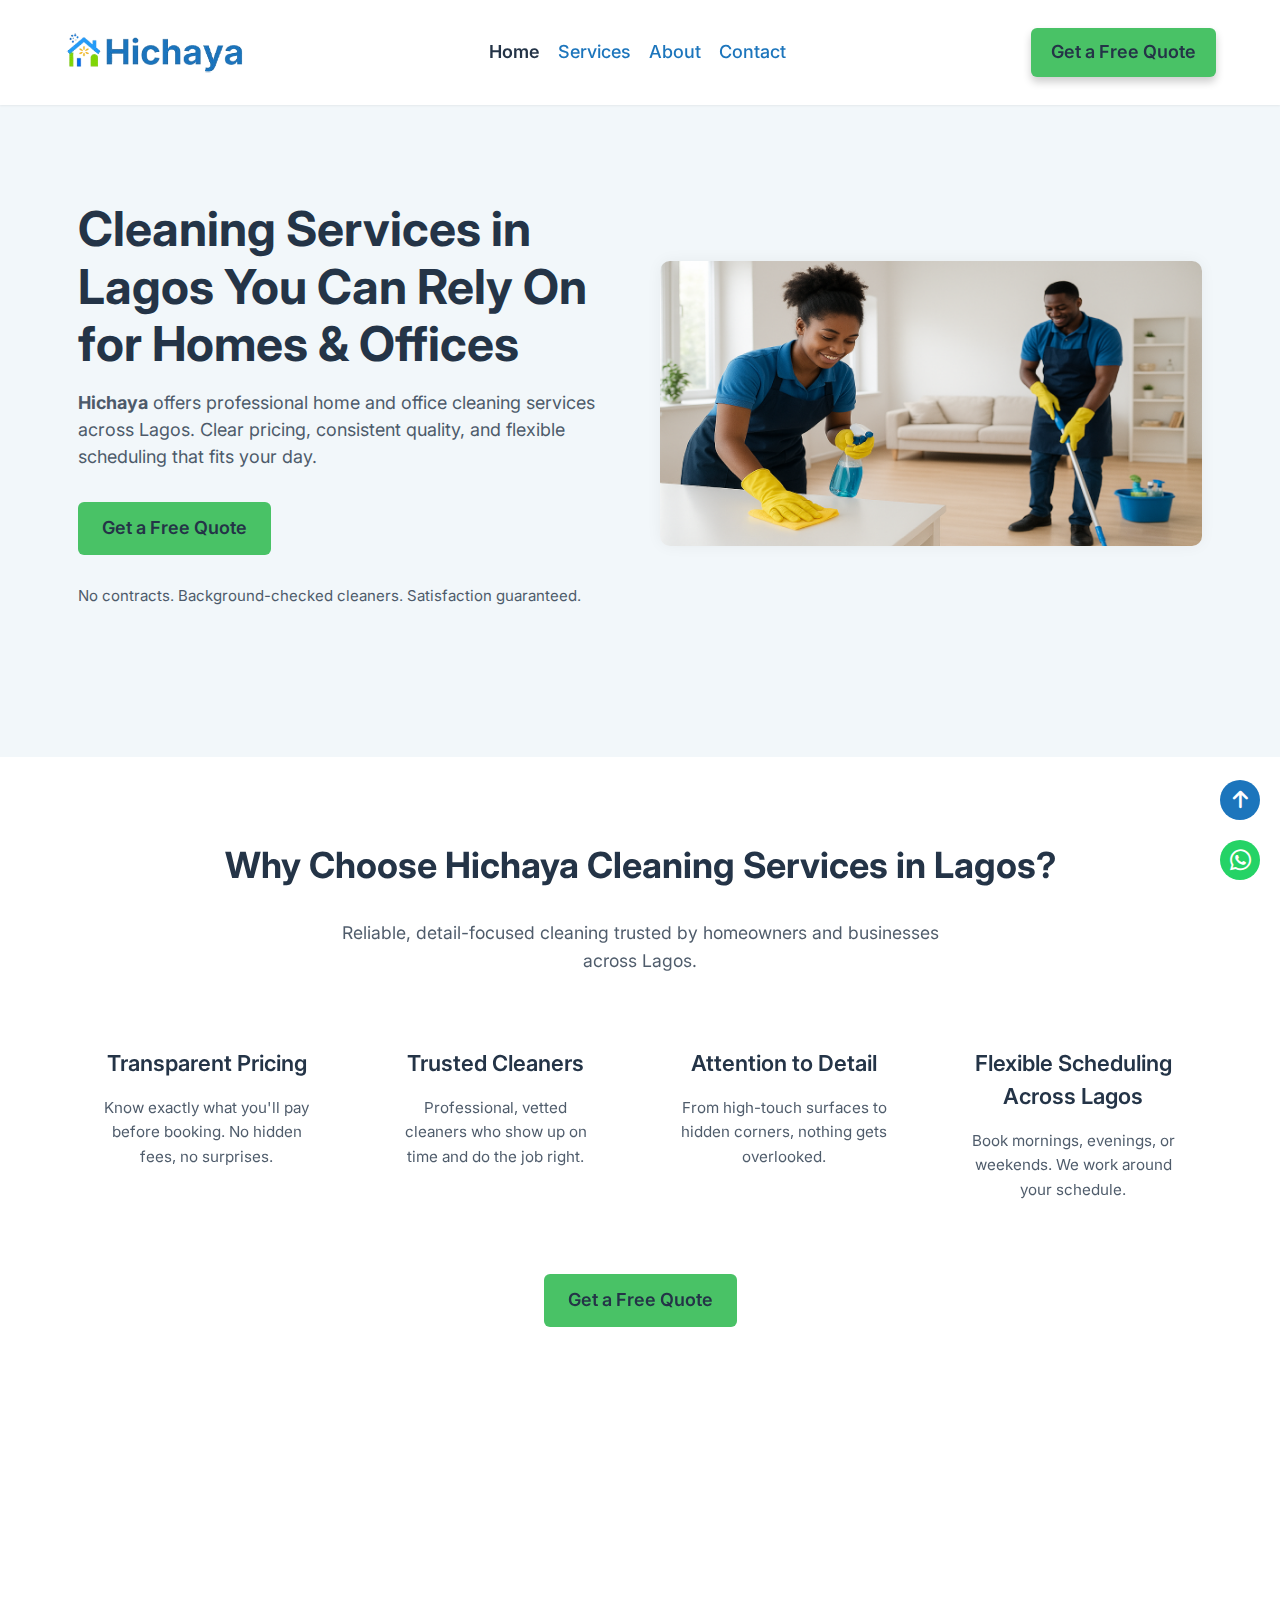
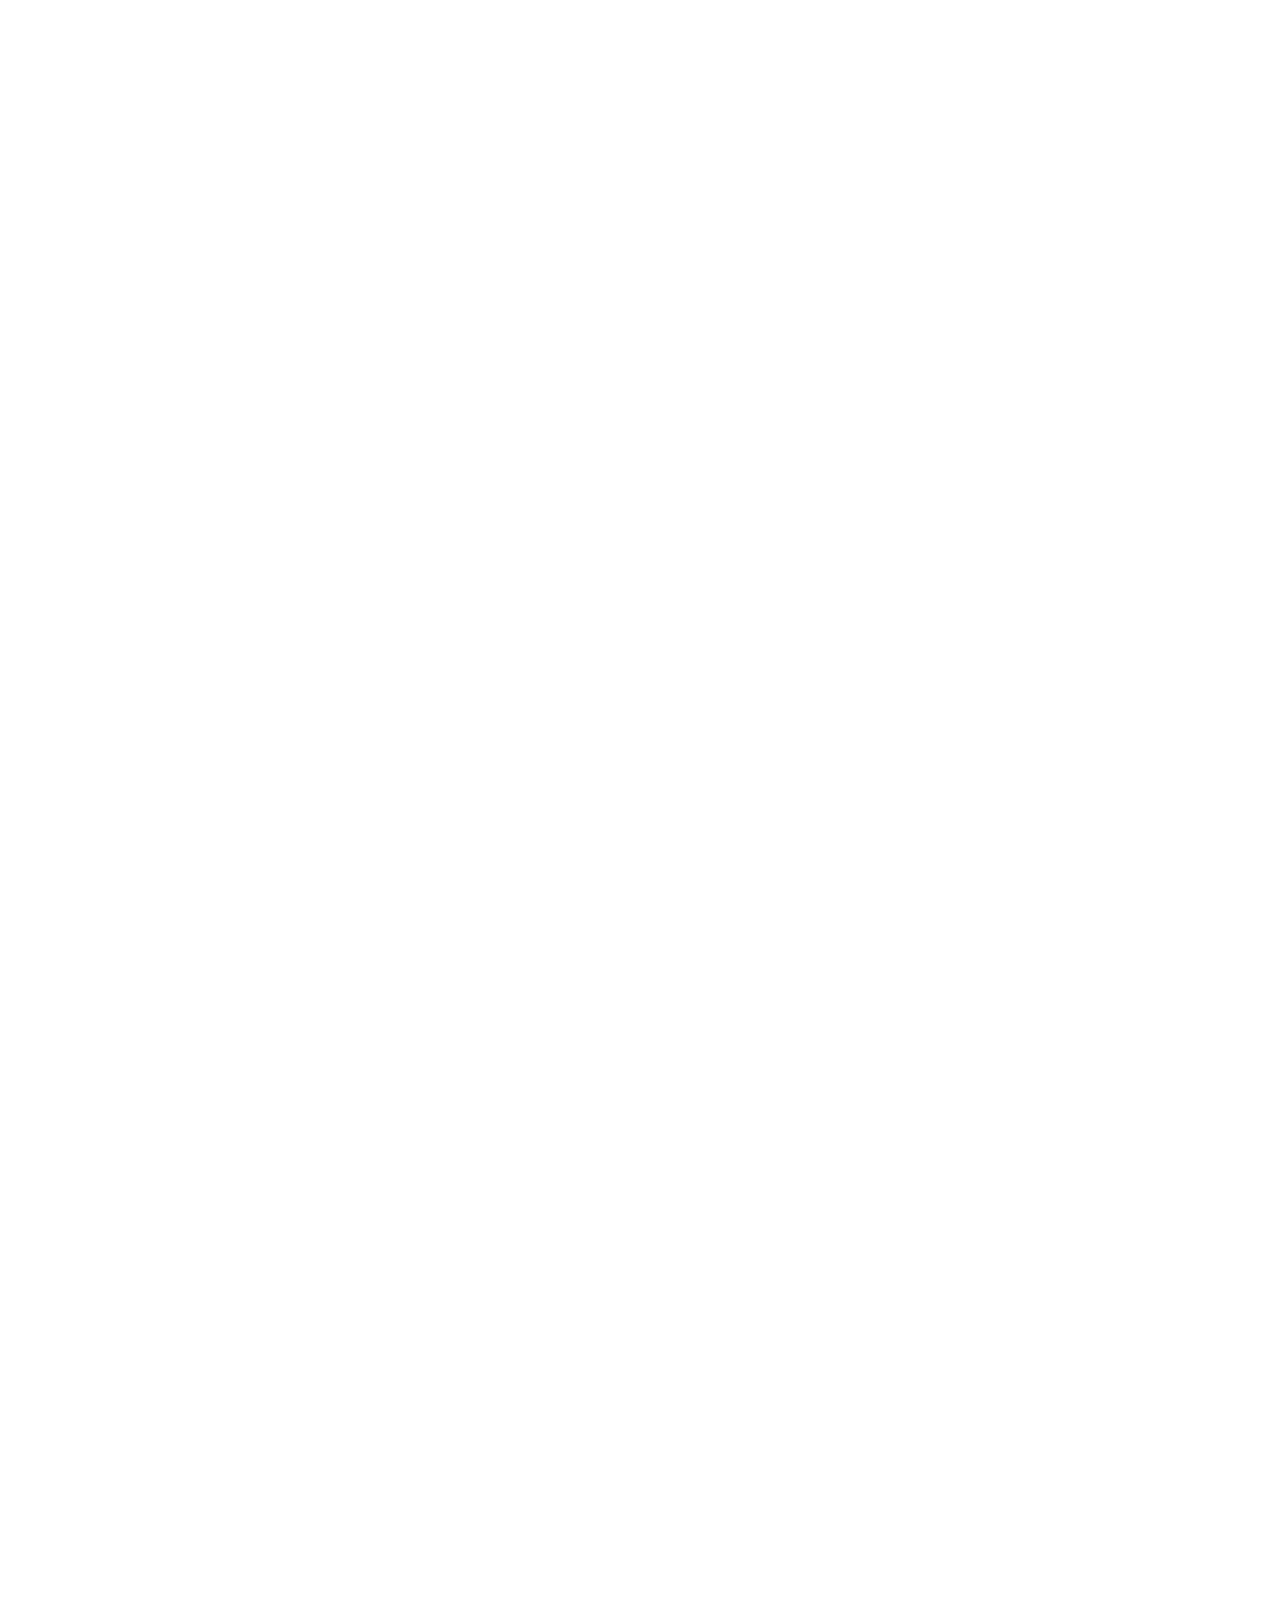
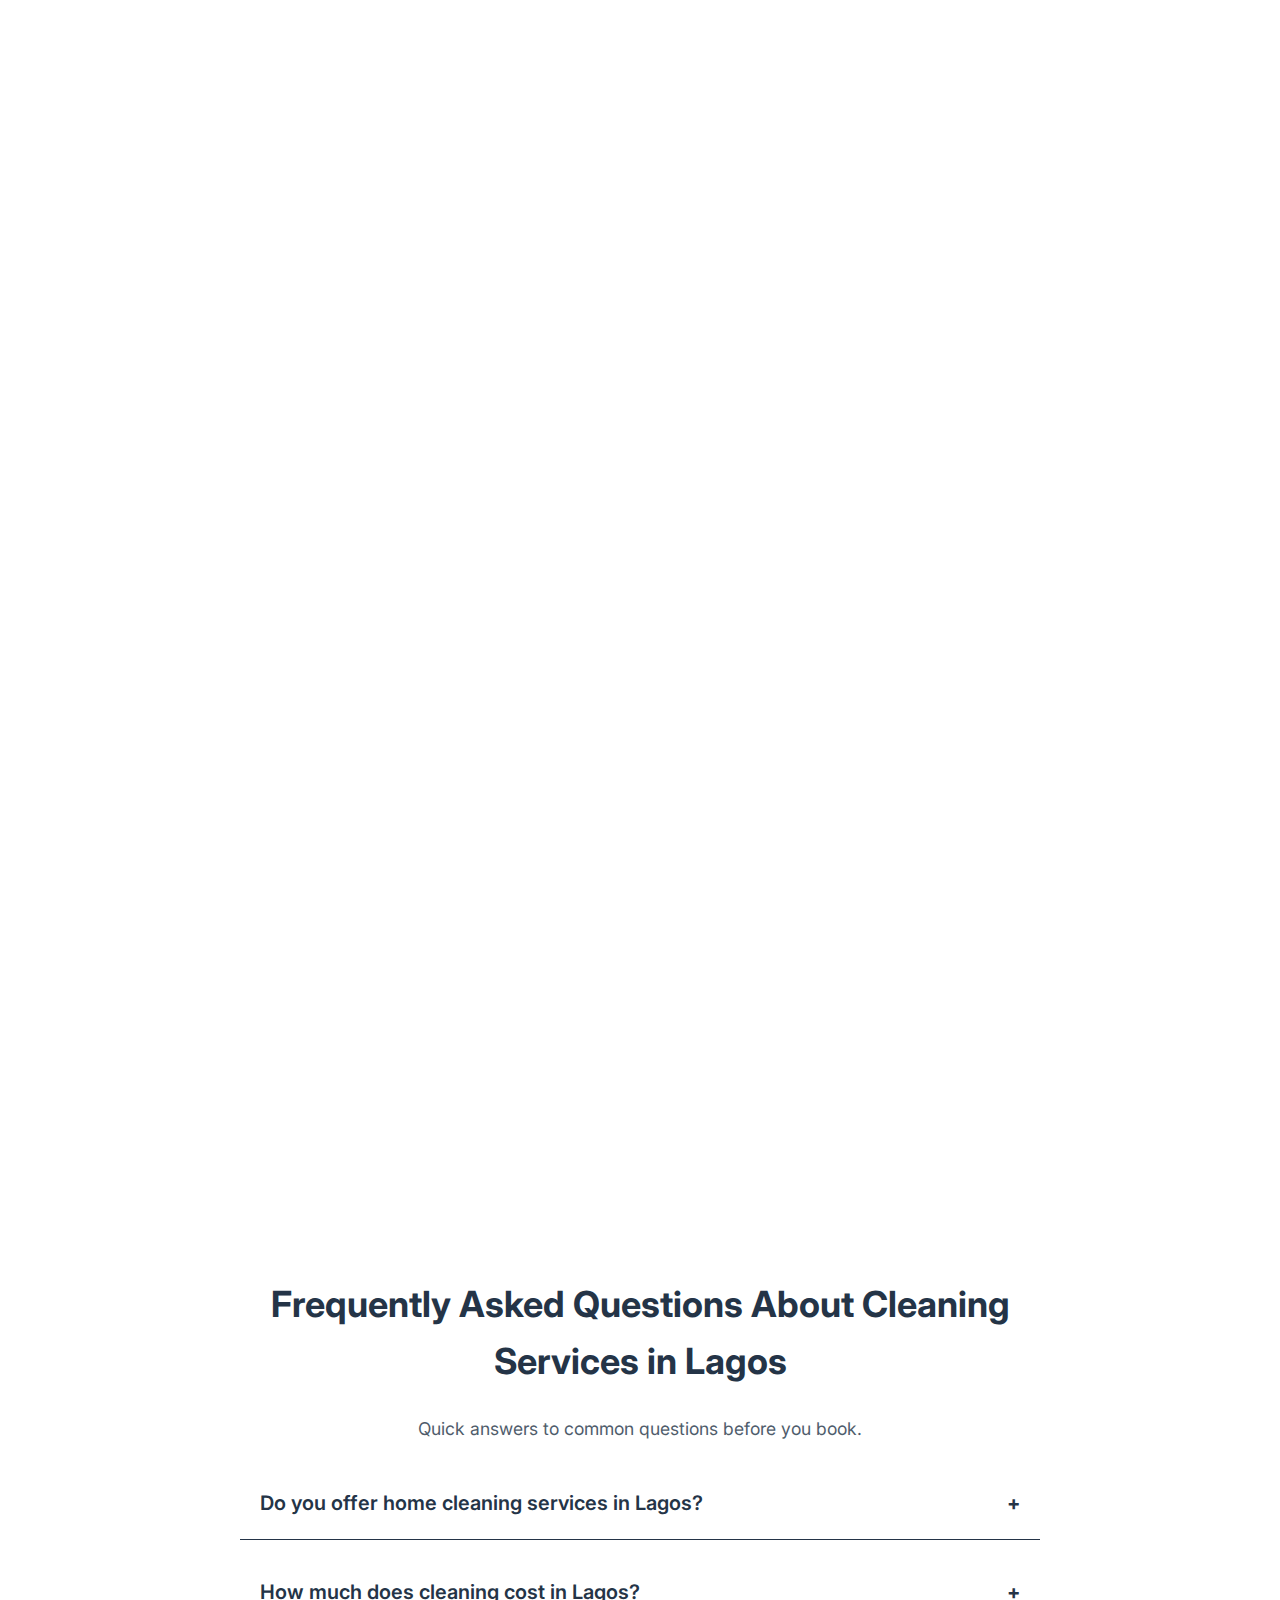
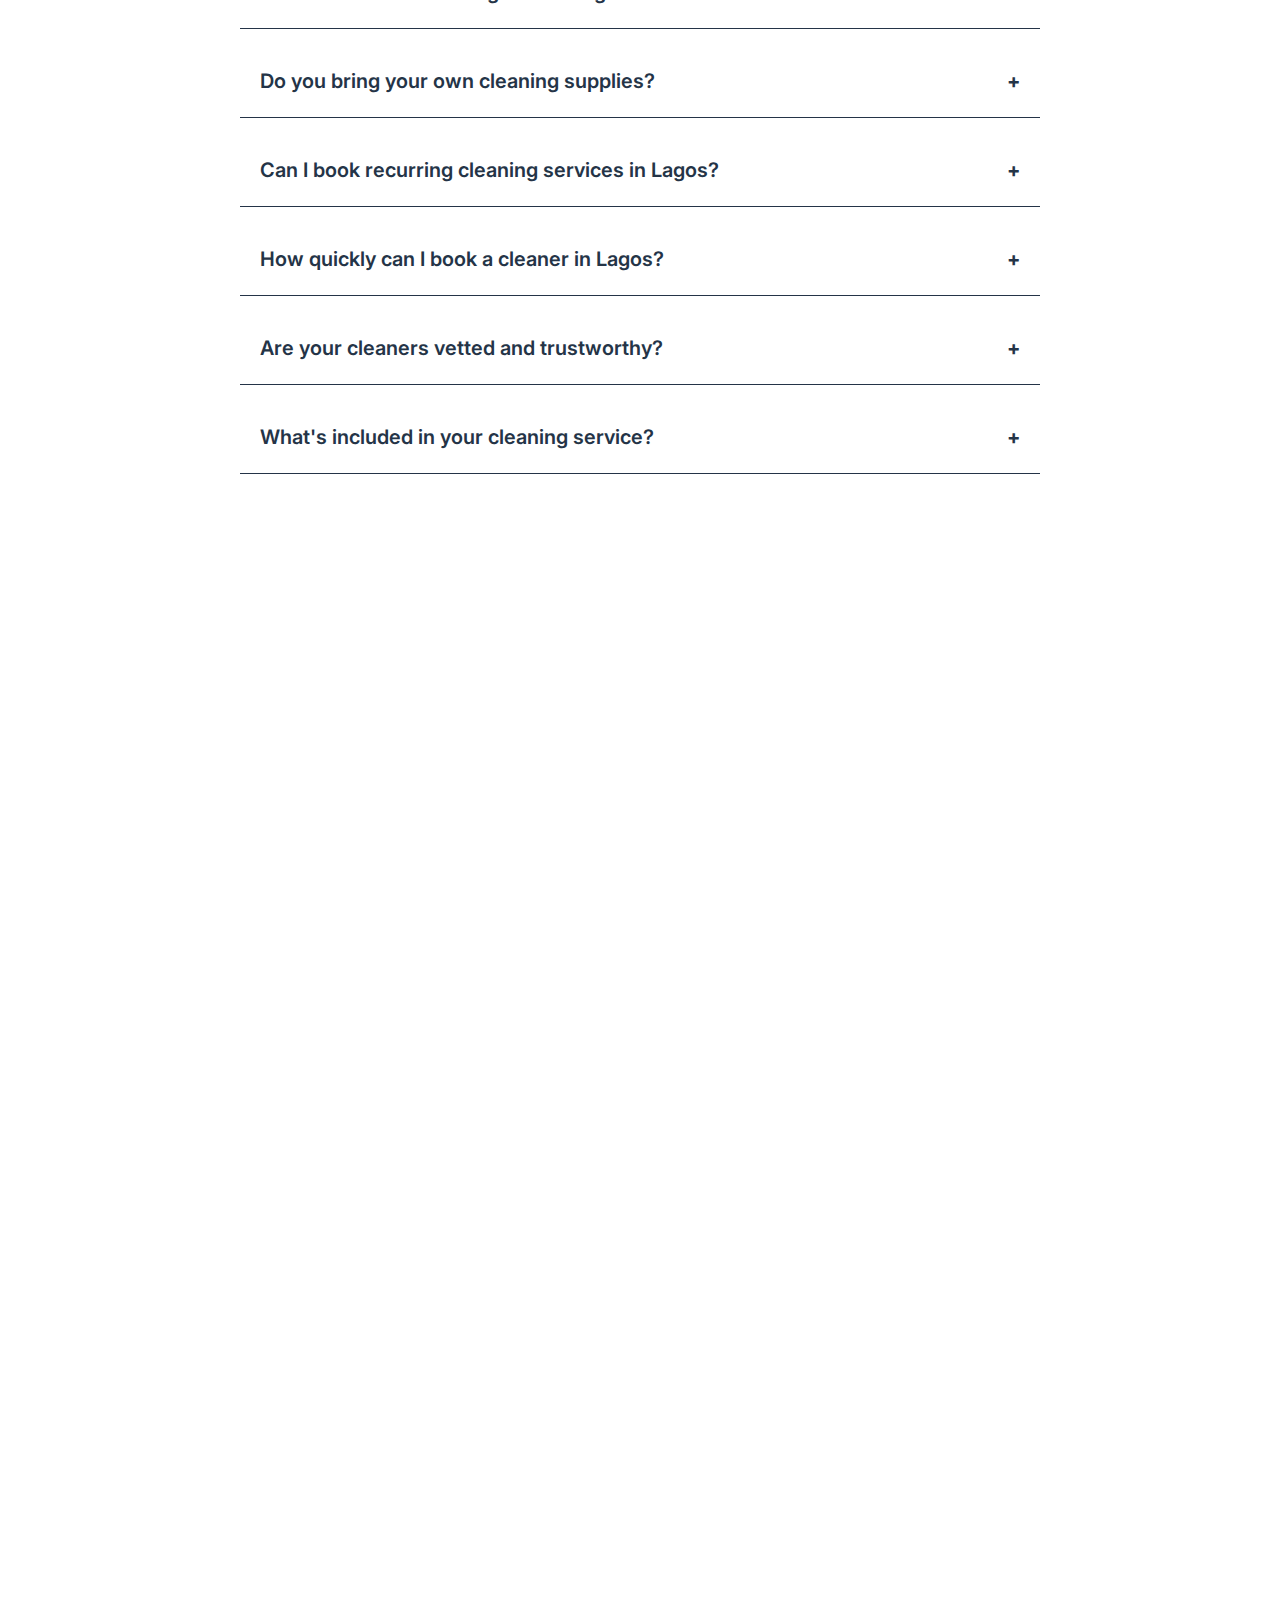
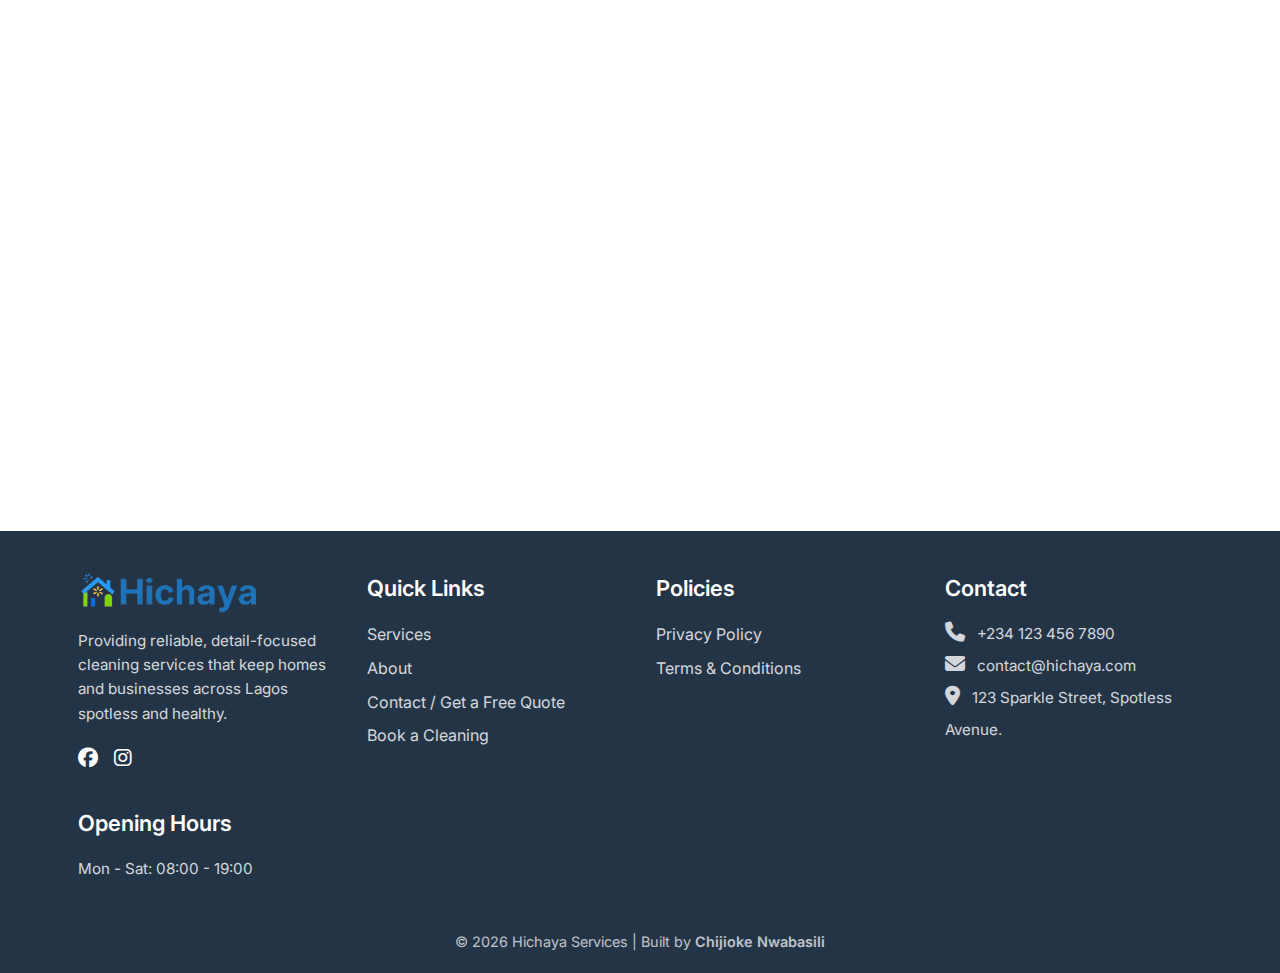
<file: index.html>
<!doctype html>
<html lang="en">
  <head>
    <meta charset="UTF-8" />
    <meta name="viewport" content="width=device-width, initial-scale=1.0" />
    <meta
      name="description"
      content="Reliable home and office cleaning services in Lagos. Book trusted cleaners with transparent pricing and flexible scheduling."
    />
    <meta name="author" content="Chijioke Nwabasili" />
    <meta name="robots" content="index, follow" />
    <meta
      property="og:title"
      content="Hichaya | Cleaning Services in Lagos for Homes & Offices"
    />
    <meta
      property="og:description"
      content="Reliable home and office cleaning services in Lagos. Book trusted cleaners with transparent pricing and flexible scheduling."
    />
    <meta property="og:type" content="website" />
    <meta property="og:site_name" content="Hichaya" />
    <meta
      property="og:image"
      content="https://hichaya.vercel.app/image/hichaya-hero.webp"
    />
    <meta property="og:url" content="https://hichaya.vercel.app" />
    <meta
      name="twitter:title"
      content="Hichaya | Cleaning Services in Lagos for Homes & Offices"
    />
    <meta
      name="twitter:description"
      content="Reliable home and office cleaning services in Lagos. Book trusted cleaners with transparent pricing and flexible scheduling."
    />
    <meta name="twitter:card" content="summary_large_image" />
    <meta
      name="twitter:image"
      content="https://hichaya.vercel.app/image/hichaya-hero.webp"
    />
    <title>Hichaya | Cleaning Services in Lagos for Homes & Offices</title>
    <link rel="canonical" href="https://hichaya.vercel.app" />
    <link
      rel="preload"
      as="image"
      href="image/hichaya-hero.webp"
      fetchpriority="high"
    />
    <link rel="preconnect" href="https://fonts.googleapis.com" />
    <link rel="preconnect" href="https://fonts.gstatic.com" crossorigin />
    <link
      rel="stylesheet"
      href="https://fonts.googleapis.com/css2?family=Inter:ital,opsz,wght@0,14..32,100..900;1,14..32,100..900&display=swap"
    />
    <link
      rel="stylesheet"
      href="https://cdnjs.cloudflare.com/ajax/libs/font-awesome/6.7.2/css/all.min.css"
      integrity="sha512-Evv84Mr4kqVGRNSgIGL/F/aIDqQb7xQ2vcrdIwxfjThSH8CSR7PBEakCr51Ck+w+/U6swU2Im1vVX0SVk9ABhg=="
      crossorigin="anonymous"
      referrerpolicy="no-referrer"
    />
    <link
      rel="icon"
      type="image/png"
      sizes="32x32"
      href="image/favicon-32x32.png"
    />
    <link rel="stylesheet" href="https://unpkg.com/aos@2.3.1/dist/aos.css" />
    <link rel="stylesheet" href="style.css" />
  </head>
  <body>
    <header>
      <div class="container header-content">
        <a href="/" class="logo">
          <img
            src="image/hichaya-logo.webp"
            alt="Hichaya Logo - Cleaning Services in Lagos for Homes & Offices"
           width="300"
            height="70"
          />
        </a>
        <!-- Hamburger Menu -->
        <input type="checkbox" id="menu-toggle" />
        <label for="menu-toggle" class="hamburger">
          <span></span>
          <span></span>
          <span></span>
        </label>
        <!-- Navbar -->
        <nav aria-label="Main navigation">
          <ul class="nav-links">
            <li><a href="/" class="active" aria-current="page">Home</a></li>
            <li>
              <a href="services.html" aria-label="Explore our cleaning services"
                >Services</a
              >
            </li>
            <li>
              <a href="about.html" aria-label="Learn more about Hichaya"
                >About</a
              >
            </li>
            <li>
              <a href="contact.html" aria-label="Get in touch with us"
                >Contact</a
              >
            </li>
            <li>
              <a href="contact.html" class="header-cta-btn cta-mobile"
                >Get a Free Quote</a
              >
            </li>
          </ul>
        </nav>
        <a href="contact.html" class="header-cta-btn cta-desktop"
          >Get a Free Quote</a
        >
      </div>
    </header>

    <main>
      <!-- Hero -->
      <section class="hero" id="hero" aria-labelledby="hero-heading">
        <div class="container hero-grid">
          <div class="hero-text">
            <h1 id="hero-heading">
              Cleaning Services in Lagos You Can Rely On for Homes & Offices
            </h1>
            <p class="hero-subtext">
              <strong>Hichaya</strong> offers professional home and office
              cleaning services across Lagos. Clear pricing, consistent quality,
              and flexible scheduling that fits your day.
            </p>
            <div class="hero-button">
              <a href="contact.html" class="btn-primary">Get a Free Quote</a>
            </div>
            <p class="hero-trust">
              No contracts. Background-checked cleaners. Satisfaction
              guaranteed.
            </p>
          </div>
          <div class="hero-image">
            <img
              src="image/hichaya-hero.webp"
              alt="Professional cleaners working in a home"
              width="1200"
              height="630"
            />
          </div>
        </div>
      </section>

      <!-- Why Choose Us? -->
      <section id="why-choose-us" data-aos="fade-up">
        <div class="container">
          <h2 class="why-title">
            Why Choose Hichaya Cleaning Services in Lagos?
          </h2>
          <p class="why-subtitle">
            Reliable, detail-focused cleaning trusted by homeowners and
            businesses across Lagos.
          </p>
          <div class="why-grid">
            <article class="why-card">
              <h3 class="why">Transparent Pricing</h3>
              <p class="why-summary">
                Know exactly what you'll pay before booking. No hidden fees, no
                surprises.
              </p>
            </article>
            <article class="why-card">
              <h3 class="why">Trusted Cleaners</h3>
              <p class="why-summary">
                Professional, vetted cleaners who show up on time and do the job
                right.
              </p>
            </article>
            <article class="why-card">
              <h3 class="why">Attention to Detail</h3>
              <p class="why-summary">
                From high-touch surfaces to hidden corners, nothing gets
                overlooked.
              </p>
            </article>
            <article class="why-card">
              <h3 class="why">Flexible Scheduling Across Lagos</h3>
              <p class="why-summary">
                Book mornings, evenings, or weekends. We work around your
                schedule.
              </p>
            </article>
          </div>
          <div class="why-cta">
            <a href="contact.html" class="why-cta-btn">Get a Free Quote</a>
          </div>
        </div>
      </section>

      <!-- Services -->
      <section id="services" data-aos="fade-up">
        <div class="container">
          <h2 class="services-title">
            Professional Cleaning Services in Lagos
          </h2>
          <p class="services-subtitle">
            From everyday home cleaning to deep and commercial cleaning, we
            handle the work so your space stays clean, comfortable, and
            stress-free.
          </p>
          <div class="services-grid">
            <article class="service-card">
              <img
                src="image/home-cleaning.webp"
                alt="A professional cleaner tidying a home kitchen"
                width="400"
                height="300"
                loading="lazy"
              />
              <div class="service-card-content">
                <h3 class="service">Standard Home Cleaning</h3>
                <p class="service-description">
                  Keep your home consistently clean without the stress. We
                  handle kitchens, bathrooms, bedrooms, and living areas so you
                  can focus on your day.
                </p>
              </div>
            </article>
            <article class="service-card">
              <img
                src="image/deep-cleaning.webp"
                alt="A professional cleaner wiping a kitchen oven"
                width="400"
                height="300"
                loading="lazy"
              />
              <div class="service-card-content">
                <h3 class="service">Deep Cleaning</h3>
                <p class="service-description">
                  A full reset for your space. We tackle built-up dirt,
                  neglected areas, and hard-to-reach spots for a thorough clean.
                </p>
              </div>
            </article>
            <article class="service-card">
              <img
                src="image/office-cleaning.webp"
                alt="A professional cleaner vacumming an office floor"
                width="400"
                height="300"
                loading="lazy"
              />
              <div class="service-card-content">
                <h3 class="service">Office & Commercial Cleaning</h3>
                <p class="service-description">
                  Maintain a clean, professional workspace for your team and
                  clients. Ideal for offices, shops, and shared spaces.
                </p>
              </div>
            </article>
            <article class="service-card">
              <img
                src="image/move-in-move-out.webp"
                alt="Professional cleaners wiping kitchen cabinets"
                width="400"
                height="300"
                loading="lazy"
              />
              <div class="service-card-content">
                <h3 class="service">Move-In / Move-Out Cleaning</h3>
                <p class="service-description">
                  Leave your old space spotless or move into a fresh, clean home
                  without lifting a finger.
                </p>
              </div>
            </article>
            <article class="service-card">
              <img
                src="image/post-construction-cleaning.webp"
                alt="A professional cleaner wiping dust from a wall surface"
                width="400"
                height="300"
                loading="lazy"
              />
              <div class="service-card-content">
                <h3 class="service">Post-Construction Cleaning</h3>
                <p class="service-description">
                  Remove dust, debris, and residue after renovations so your
                  space is ready to use.
                </p>
              </div>
            </article>
            <article class="service-card">
              <img
                src="image/short-stay-airbnb.webp"
                alt="A professional cleaner tidying an Airbnb"
                width="400"
                height="300"
                loading="lazy"
              />
              <div class="service-card-content">
                <h3 class="service">Airbnb / Short-Stay Cleaning</h3>
                <p class="service-description">
                  Fast, reliable turnover cleaning to keep your property
                  guest-ready at all times.
                </p>
              </div>
            </article>
          </div>
          <div class="service-cta">
            <a href="services.html" class="service-btn">See All Services</a>
          </div>
        </div>
      </section>

      <!-- How It Works -->
      <section id="how-it-works" data-aos="fade-up">
        <div class="container">
          <h2 class="steps-title">How Our Cleaning Service Works</h2>
          <p class="steps-subtitle">
            Simple, reliable process from booking to a spotless space.
          </p>
          <div class="steps-flow">
            <article class="step-card">
              <div class="step-number">1</div>
              <h3 class="step">Request a Quote</h3>
              <p class="step-description">
                Tell us about your space and the cleaning you need.
              </p>
            </article>
            <article class="step-card">
              <div class="step-number">2</div>
              <h3 class="step">Schedule Your Cleaning</h3>
              <p class="step-description">
                Pick a date and time that works for you anywhere in Lagos.
              </p>
            </article>
            <article class="step-card">
              <div class="step-number">3</div>
              <h3 class="step">Enjoy a Spotless Space</h3>
              <p class="step-description">
                Our team arrives on time and leaves your space clean and
                refreshed.
              </p>
            </article>
          </div>
          <div class="steps-cta">
            <a href="contact.html" class="step-cta-btn">Get a Free Quote</a>
          </div>
          <p class="steps-cta-micro">Satisfaction guaranteed. No obligation.</p>
        </div>
      </section>

      <!-- Testimonials -->
      <section id="testimonials" data-aos="fade-up">
        <div class="container">
          <h2 class="testimonials-title">What Clients Across Lagos Say</h2>
          <p class="testimonials-subtitle">
            Trusted by homeowners, renters, and businesses who want reliable
            cleaning without the stress.
          </p>
          <div class="testimonials-grid">
            <article class="testimonial-card">
              <p class="testimonial-card-quote">
                <q>
                  Hichaya has made keeping our home clean completely
                  <span>stress-free</span>
                  since our second baby arrived. They're consistent, respectful
                  around nap times, and always notice the small details, like
                  wiping the washer gasket and cleaning the crib. Coming home to
                  a clean house without worrying about it is a huge relief.
                </q>
              </p>
              <div class="client-profile">
                <img
                  class="testimonial-card-image"
                  src="image/client-1.webp"
                  alt="Headshot of Anabel Osuji"
                  loading="lazy"
                />
                <div>
                  <h3 class="client-name">Anabel Osuji</h3>
                  <h4 class="client-bio">Homeowner</h4>
                </div>
              </div>
            </article>
            <article class="testimonial-card">
              <p class="testimonial-card-quote">
                <q>
                  Hichaya handles our weekly office cleaning, and it's made a
                  noticeable difference in our work environment. Desks and
                  meeting rooms are always clean, equipment is treated
                  carefully, and they lock up properly every time. We
                  <span>don't have to think about cleaning</span> anymore.
                </q>
              </p>
              <div class="client-profile">
                <img
                  class="testimonial-card-image"
                  src="image/client-2.webp"
                  alt="Headshot of Femi Oke"
                  loading="lazy"
                />
                <div>
                  <h3 class="client-name">Femi Oke</h3>
                  <h4 class="client-bio">Office Manager</h4>
                </div>
              </div>
            </article>
            <article class="testimonial-card">
              <p class="testimonial-card-quote">
                <q>
                  I booked a move-out cleaning and got my
                  <span>full deposit back</span>. The apartment looked brand
                  new, from the oven to the blinds. They arrived on time, worked
                  efficiently, and even my landlord asked who handled the
                  cleaning.
                </q>
              </p>
              <div class="client-profile">
                <img
                  class="testimonial-card-image"
                  src="image/client-3.webp"
                  alt="Headshot of George Uke"
                  loading="lazy"
                />
                <div>
                  <h3 class="client-name">George Uke</h3>
                  <h4 class="client-bio">Apartment Renter</h4>
                </div>
              </div>
            </article>
          </div>
          <div class="testimonial-cta">
            <a href="booking.html" class="testimonial-cta-btn"
              >Book a Cleaning</a
            >
          </div>
          <p class="testimonial-cta-micro">
            Flexible scheduling. Trusted, background-checked cleaners.
          </p>
        </div>
      </section>

      <!-- FAQ -->
      <section id="faq">
        <div class="container faq-content">
          <h2 class="faq-title">
            Frequently Asked Questions About Cleaning Services in Lagos
          </h2>
          <p class="faq-subtitle">
            Quick answers to common questions before you book.
          </p>
          <article class="faq-item">
            <h3 class="faq-question">
              Do you offer home cleaning services in Lagos?
              <span class="plus-sign">&#43;</span>
            </h3>
            <p class="faq-answer">
              Yes, we provide professional home cleaning services across Lagos,
              including apartments, duplexes, and family homes. Our team handles
              everything from routine cleaning to deep cleaning based on your
              needs.
            </p>
          </article>
          <article class="faq-item">
            <h3 class="faq-question">
              How much does cleaning cost in Lagos?
              <span class="plus-sign">&#43;</span>
            </h3>
            <p class="faq-answer">
              Cleaning costs depend on the size of your space, the type of
              service, and how detailed the job is. We provide clear, upfront
              pricing for all cleaning services in Lagos with no hidden fees.
            </p>
          </article>
          <article class="faq-item">
            <h3 class="faq-question">
              Do you bring your own cleaning supplies?
              <span class="plus-sign">&#43;</span>
            </h3>
            <p class="faq-answer">
              Yes, our cleaners come fully equipped with professional-grade
              cleaning supplies and tools, so you don't need to provide
              anything.
            </p>
          </article>
          <article class="faq-item">
            <h3 class="faq-question">
              Can I book recurring cleaning services in Lagos?
              <span class="plus-sign">&#43;</span>
            </h3>
            <p class="faq-answer">
              Absolutely. We offer weekly, bi-weekly, and monthly cleaning
              services across Lagos to help you maintain a consistently clean
              space without stress.
            </p>
          </article>
          <article class="faq-item">
            <h3 class="faq-question">
              How quickly can I book a cleaner in Lagos?
              <span class="plus-sign">&#43;</span>
            </h3>
            <p class="faq-answer">
              In most cases, we can schedule your cleaning within 24-48 hours
              depending on availability. For urgent requests, we recommend
              reaching out as early as possible.
            </p>
          </article>
          <article class="faq-item">
            <h3 class="faq-question">
              Are your cleaners vetted and trustworthy?
              <span class="plus-sign">&#43;</span>
            </h3>
            <p class="faq-answer">
              Yes, all our cleaners are background-checked and trained to
              deliver consistent, respectful service in your home or workplace.
            </p>
          </article>
          <article class="faq-item">
            <h3 class="faq-question">
              What's included in your cleaning service?
              <span class="plus-sign">&#43;</span>
            </h3>
            <p class="faq-answer">
              Our cleaning covers key areas like kitchens, bathrooms, living
              spaces, and high-touch surfaces. The exact scope depends on the
              service you choose, and we'll clearly outline everything before
              booking.
            </p>
          </article>
        </div>
      </section>

      <!-- Contact -->
      <section id="contact" data-aos="fade-up">
        <div class="container">
          <h2 class="contact-title">Get Your Free Cleaning Quote</h2>
          <p class="contact-subtitle">
            Tell us about your space and get a clear, no-obligation quote within
            24 hours.
          </p>
          <div class="contact-info-grid">
            <div class="contact-info">
              <div class="contact-card">
                <h3>Contact Information</h3>
                <p><span>Phone</span>: +234 123 456 7890</p>
                <p><span>Email</span>: contact@hichaya.com</p>
              </div>
              <div class="contact-card">
                <h3>Address</h3>
                <p>123 Sparkle Street, Spotless Avenue.</p>
              </div>
              <div class="contact-card">
                <h3>Opening Hours</h3>
                <p><span>Mon - Sat</span>: 08:00 - 19:00</p>
              </div>
            </div>
            <!-- Cleaning Quote Request Form -->
            <form
              action="#"
              method="post"
              id="cleaning-quote-form"
              aria-label="Cleaning quote request form"
            >
              <div class="form-group">
                <label for="name">Name:</label>
                <input
                  type="text"
                  id="name"
                  name="name"
                  required
                  placeholder="Your name"
                  autocomplete="name"
                />
                <div class="error-message" id="name-error" role="alert"></div>
              </div>
              <div class="form-group">
                <label for="email">Email:</label>
                <input
                  type="email"
                  id="email"
                  name="email"
                  required
                  placeholder="Your email address"
                  autocomplete="email"
                />
                <div class="error-message" id="email-error" role="alert"></div>
              </div>
              <div class="form-group">
                <label for="phone">Phone:</label>
                <input
                  type="tel"
                  name="phone"
                  required
                  id="phone"
                  placeholder="Your phone number"
                  autocomplete="tel"
                />
                <div class="error-message" id="phone-error" role="alert"></div>
              </div>
              <div class="form-group">
                <label for="service">Service you're interested in?</label>
                <select id="service" name="service" required>
                  <option value="" disabled selected>
                    -- Select a service --
                  </option>
                  <option value="home-cleaning">Standard Home Cleaning</option>
                  <option value="deep-cleaning">Deep Cleaning</option>
                  <option value="office-cleaning">
                    Office & Commercial Cleaning
                  </option>
                  <option value="move-in-move-out-cleaning">
                    Move-In / Move-Out Cleaning
                  </option>
                  <option value="Post-construction-cleaning">
                    Post-Construction Cleaning
                  </option>
                  <option value="airbnb-short-stay-cleaning">
                    Airbnb / Short-Stay Cleaning
                  </option>
                  <option>Other</option>
                </select>
              </div>
              <div class="form-group">
                <label for="message">Message:</label>
                <textarea
                  id="message"
                  name="message"
                  required
                  rows="5"
                  minlength="10"
                  maxlength="500"
                  placeholder="Tell us about your space, timing, or any questions you have."
                ></textarea>
                <div
                  class="error-message"
                  id="message-error"
                  role="alert"
                ></div>
              </div>
              <button
                type="submit"
                aria-label="Submit request for a cleaning quote"
              >
                Get My Free Quote
              </button>
              <p class="form-microcopy">
                We'll respond within 24 hours. No pressure, no obligation.
              </p>
            </form>
          </div>
        </div>
      </section>

      <!-- About -->
      <section id="about" data-aos="fade-up">
        <div class="container about-content">
          <div class="about-text">
            <h2 class="about-title">About Hichaya Cleaning Services</h2>
            <h3 class="about-subtitle">
              Making homes and businesses across Lagos cleaner, calmer, and
              easier to manage.
            </h3>
            <p class="about-description">
              <strong>Hichaya</strong> was created to provide reliable cleaning
              services in Lagos without the usual stress and inconsistency.
            </p>
            <p class="about-description">
              We focus on clear communication, consistent quality, and attention
              to detail so every client knows exactly what to expect.
            </p>
            <p class="about-description">
              Whether it's a home, office, or short-stay property, our goal is
              to deliver a clean space you can trust every time.
            </p>
            <a href="about.html" class="about-btn">Learn About Hichaya</a>
          </div>
          <div class="about-image">
            <img
              src="image/group-of-cleaners.webp"
              alt="A group of Professional cleaners in a tidy living room"
              loading="lazy"
              width="600"
              height="400"
            />
          </div>
        </div>
      </section>
    </main>

    <!-- Footer -->
    <footer>
      <div class="container footer-wrapper">
        <div class="footer-section">
          <a href="/" class="footer-logo">
            <img
              src="image/hichaya-logo.webp"
              alt="Hichaya Logo - Cleaning Services in Lagos for Homes & Offices"
             width="300"
            height="70"
            />
          </a>
          <p class="brand-description">
            Providing reliable, detail-focused cleaning services that keep homes
            and businesses across Lagos spotless and healthy.
          </p>
          <ul class="social-icons">
            <li>
              <a href="#" onclick="event.preventDefault()" aria-label="Facebook"
                ><i class="fa-brands fa-facebook" aria-hidden="true"></i
              ></a>
            </li>
            <li>
              <a
                href="#"
                onclick="event.preventDefault()"
                aria-label="Instagram"
                ><i class="fa-brands fa-instagram" aria-hidden="true"></i
              ></a>
            </li>
            <li>
              <a
                href="#"
                onclick="event.preventDefault()"
                target="_blank"
                rel="noopener noreferrer"
                aria-label="WhatsApp"
                ><i
                  class="fa-brands fa-whatsapp whatsapp-chat-btn"
                  aria-hidden="true"
                ></i
              ></a>
            </li>
          </ul>
        </div>
        <!-- Quick Links -->
        <div class="footer-section">
          <h3>Quick Links</h3>
          <ul class="footer-links">
            <li>
              <a href="services.html" aria-label="Explore our cleaning services"
                >Services</a
              >
            </li>
            <li>
              <a href="about.html" aria-label="Learn more about Hichaya"
                >About</a
              >
            </li>
            <li>
              <a href="contact.html" aria-label="Get in touch with us"
                >Contact / Get a Free Quote</a
              >
            </li>
            <li>
              <a href="booking.html">Book a Cleaning</a>
            </li>
          </ul>
        </div>
        <!-- Policies -->
        <div class="footer-section">
          <h3>Policies</h3>
          <ul class="footer-links">
            <li>
              <a
                href="privacy-policy.html"
                onclick="event.preventDefault()"
                aria-label="Read our privacy policy"
                >Privacy Policy</a
              >
            </li>
            <li>
              <a
                href="terms-of-service.html"
                onclick="event.preventDefault()"
                aria-label="Read our terms and conditions"
                >Terms & Conditions</a
              >
            </li>
          </ul>
        </div>
        <!-- Contact Information -->
        <div class="footer-section">
          <h3>Contact</h3>
          <p>
            <i class="fa-solid fa-phone" aria-hidden="true"></i> +234 123 456
            7890
          </p>
          <p>
            <i class="fa-solid fa-envelope" aria-hidden="true"></i>
            contact@hichaya.com
          </p>
          <p>
            <i class="fa-solid fa-map-marker-alt" aria-hidden="true"></i> 123
            Sparkle Street, Spotless Avenue.
          </p>
        </div>
        <!-- Opening Hours -->
        <div class="footer-section">
          <h3>Opening Hours</h3>
          <p><span>Mon - Sat</span>: 08:00 - 19:00</p>
        </div>
      </div>
      <p class="copyright">
        &copy; 2026 Hichaya Services | Built by
        <a href="https://chijiokenwabasili.vercel.app" target="_blank"
          >Chijioke Nwabasili</a
        >
      </p>
      <a href="#hero" aria-label="Scroll to the top" class="back-to-top-btn">
        <i class="fa-solid fa-arrow-up" aria-hidden="true"></i>
      </a>
    </footer>

    <script src="https://unpkg.com/aos@2.3.1/dist/aos.js"></script>
    <script>
      AOS.init({ once: true });
    </script>
    <script src="scripts/index.js"></script>
  </body>
</html>
</file>
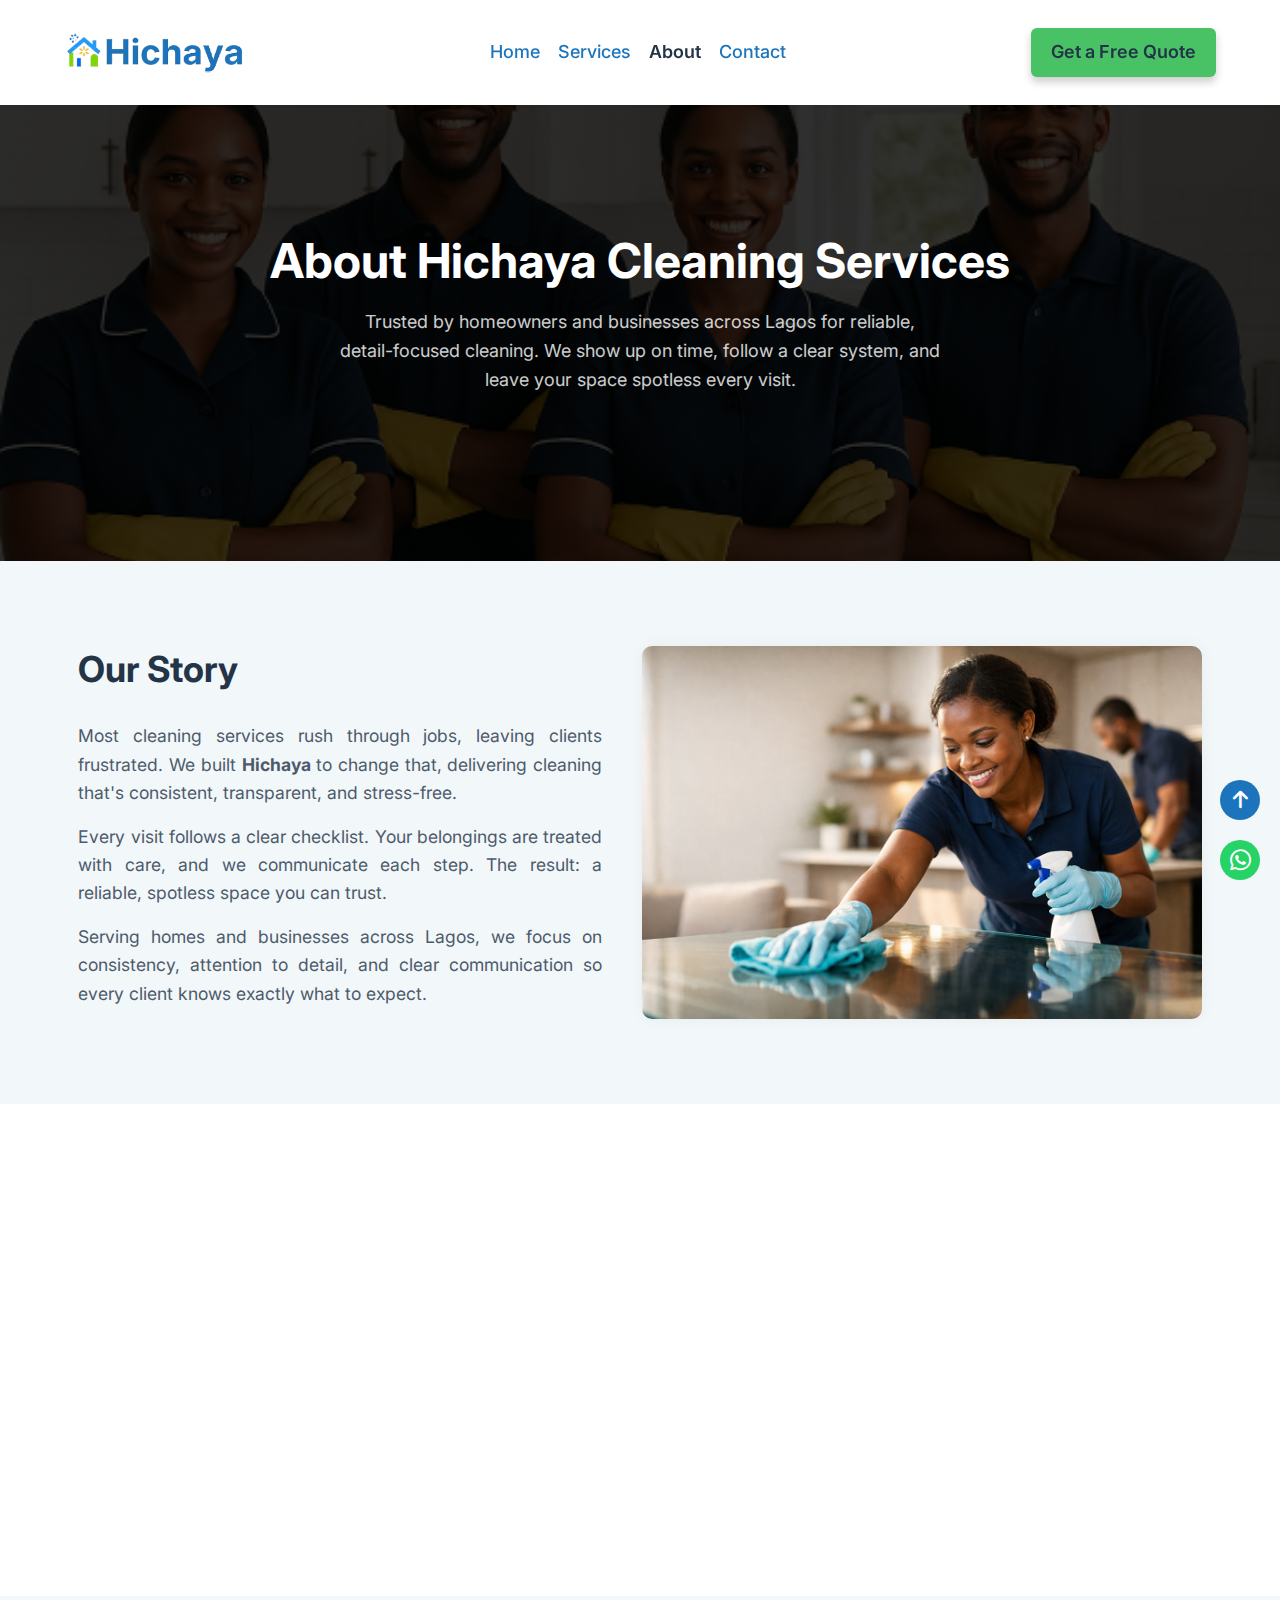
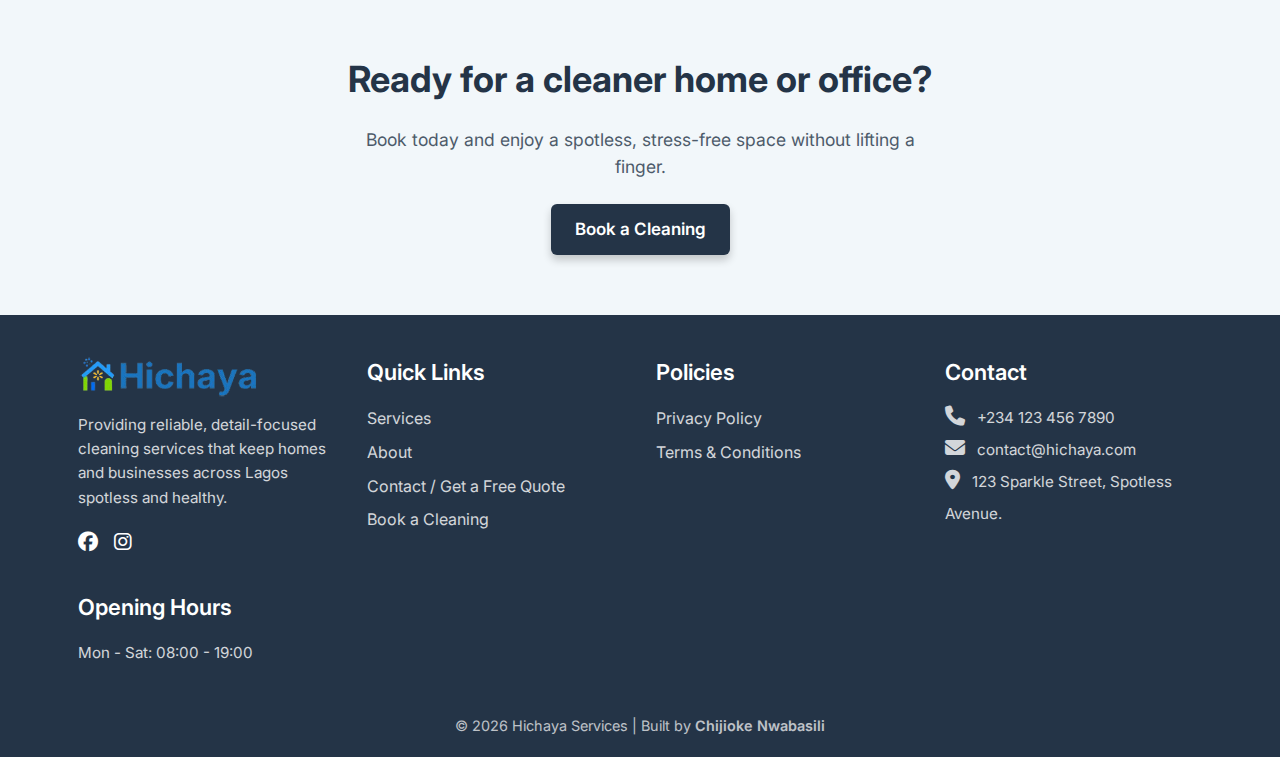
<file: about.html>
<!doctype html>
<html lang="en">
  <head>
    <meta charset="UTF-8" />
    <meta name="viewport" content="width=device-width, initial-scale=1.0" />
    <meta
      name="description"
      content="Learn about Hichaya, a trusted provider of cleaning services in Lagos for homes and offices. Reliable, transparent, and detail-focused cleaning you can depend on."
    />
    <meta name="author" content="Chijioke Nwabasili" />
    <meta name="robots" content="index, follow" />
    <meta
      property="og:title"
      content="About Hichaya | Cleaning Services in Lagos for Homes & Offices"
    />
    <meta
      property="og:description"
      content="Learn about Hichaya, a trusted provider of cleaning services in Lagos for homes and offices. Reliable, transparent, and detail-focused cleaning you can depend on."
    />
    <meta property="og:type" content="website" />
    <meta property="og:site_name" content="Hichaya" />
    <meta property="og:url" content="https://hichaya.vercel.app/about.html" />
    <meta
      name="twitter:title"
      content="About Hichaya | Cleaning Services in Lagos for Homes & Offices"
    />
    <meta
      name="twitter:description"
      content="Learn about Hichaya, a trusted provider of cleaning services in Lagos for homes and offices. Reliable, transparent, and detail-focused cleaning you can depend on."
    />
    <meta name="twitter:card" content="summary_large_image" />
    <meta
      name="twitter:image"
      content="https://hichaya.vercel.app/image/group-of-cleaners.webp"
    />
    <title>
      About Hichaya | Cleaning Services in Lagos for Homes & Offices
    </title>
    <link rel="canonical" href="https://hichaya.vercel.app/about.html" />
    <link
      rel="preload"
      as="image"
      href="image/group-of-cleaners.webp"
      fetchpriority="high"
    />
    <link rel="preconnect" href="https://fonts.googleapis.com" />
    <link rel="preconnect" href="https://fonts.gstatic.com" crossorigin />
    <link
      href="https://fonts.googleapis.com/css2?family=Inter:ital,opsz,wght@0,14..32,100..900;1,14..32,100..900&display=swap"
      rel="stylesheet"
    />
    <link
      rel="stylesheet"
      href="https://cdnjs.cloudflare.com/ajax/libs/font-awesome/6.7.2/css/all.min.css"
      integrity="sha512-Evv84Mr4kqVGRNSgIGL/F/aIDqQb7xQ2vcrdIwxfjThSH8CSR7PBEakCr51Ck+w+/U6swU2Im1vVX0SVk9ABhg=="
      crossorigin="anonymous"
      referrerpolicy="no-referrer"
    />
    <link
      rel="icon"
      type="image/png"
      sizes="32x32"
      href="image/favicon-32x32.png"
    />
    <link rel="stylesheet" href="https://unpkg.com/aos@2.3.1/dist/aos.css" />
    <link rel="stylesheet" href="style.css" />
  </head>
  <body>
    <header>
      <div class="container header-content">
        <a href="/" class="logo">
          <img
            src="image/hichaya-logo.webp"
            alt="Hichaya Logo - Cleaning Services in Lagos for Homes & Offices"
            width="300"
            height="70"
          />
        </a>
        <!-- Hamburger Menu -->
        <input type="checkbox" id="menu-toggle" />
        <label for="menu-toggle" class="hamburger">
          <span></span>
          <span></span>
          <span></span>
        </label>
        <!-- Navbar -->
        <nav aria-label="Main navigation">
          <ul class="nav-links">
            <li><a href="/">Home</a></li>
            <li>
              <a href="services.html" aria-label="Explore our cleaning services"
                >Services</a
              >
            </li>
            <li>
              <a
                href="about.html"
                class="active"
                aria-current="page"
                aria-label="Learn more about Hichaya"
                >About</a
              >
            </li>
            <li>
              <a href="contact.html" aria-label="Get in touch with us"
                >Contact</a
              >
            </li>
            <li>
              <a href="contact.html" class="header-cta-btn cta-mobile"
                >Get a Free Quote</a
              >
            </li>
          </ul>
        </nav>
        <a href="contact.html" class="header-cta-btn cta-desktop"
          >Get a Free Quote</a
        >
      </div>
    </header>

    <main class="page-content">
      <!-- About Hero -->
      <section
        class="about-hero"
        id="about-hero"
        aria-labelledby="about-hero-heading"
      >
        <div class="container">
          <h1 id="about-hero-heading">About Hichaya Cleaning Services</h1>
          <p class="about-hero-subtext">
            Trusted by homeowners and businesses across Lagos for reliable,
            detail-focused cleaning. We show up on time, follow a clear system,
            and leave your space spotless every visit.
          </p>
        </div>
      </section>

      <!-- Our Story -->
      <section id="about-story" data-aos="fade-up">
        <div class="container about-story-content">
          <div class="about-story-text">
            <h2 class="about-story-title">Our Story</h2>
            <p class="about-story-description">
              Most cleaning services rush through jobs, leaving clients
              frustrated. We built
              <strong>Hichaya</strong> to change that, delivering cleaning
              that's consistent, transparent, and stress-free.
            </p>
            <p class="about-story-description">
              Every visit follows a clear checklist. Your belongings are treated
              with care, and we communicate each step. The result: a reliable,
              spotless space you can trust.
            </p>
            <p class="about-story-description">
              Serving homes and businesses across Lagos, we focus on
              consistency, attention to detail, and clear communication so every
              client knows exactly what to expect.
            </p>
          </div>
          <div class="about-story-image">
            <img
              src="image/professional-cleaners.webp"
              alt="A group of Professional cleaners tidying a living room"
              loading="lazy"
              width="600"
              height="400"
            />
          </div>
        </div>
      </section>

      <!-- Our Values -->
      <section id="about-values" data-aos="fade-up">
        <div class="container">
          <h2 class="about-values-title">Our Values</h2>
          <div class="values-grid">
            <article class="value-card">
              <h3 class="value">Respect Your Space</h3>
              <p class="value-description">
                We treat your space as our own, leaving it tidy and stress-free
                so you can feel at ease.
              </p>
            </article>
            <article class="value-card">
              <h3 class="value">Consistency</h3>
              <p class="value-description">
                Every visit delivers the same spotless results you can count on.
              </p>
            </article>
            <article class="value-card">
              <h3 class="value">Clear Communication</h3>
              <p class="value-description">
                You'll always know what to expect, clear updates, no surprises,
                total peace of mind.
              </p>
            </article>
            <article class="value-card">
              <h3 class="value">Accountability</h3>
              <p class="value-description">
                If anything's missed, we make it right so your space is always
                perfect and worry-free.
              </p>
            </article>
          </div>
        </div>
      </section>

      <!-- CTA Banner -->
      <section id="cta-banner">
        <div class="container">
          <h2 class="cta-banner-title">Ready for a cleaner home or office?</h2>
          <p class="cta-banner-subtitle">
            Book today and enjoy a spotless, stress-free space without lifting a
            finger.
          </p>
          <a href="booking.html" class="cta-banner-btn">Book a Cleaning</a>
        </div>
      </section>
    </main>

    <!-- Footer -->
    <footer>
      <div class="container footer-wrapper">
        <div class="footer-section">
          <a href="/" class="footer-logo">
            <img
              src="image/hichaya-logo.webp"
              alt="Hichaya Logo - Cleaning Services in Lagos for Homes & Offices"
              width="300"
              height="70"
            />
          </a>
          <p class="brand-description">
            Providing reliable, detail-focused cleaning services that keep homes
            and businesses across Lagos spotless and healthy.
          </p>
          <ul class="social-icons">
            <li>
              <a href="#" onclick="event.preventDefault()" aria-label="Facebook"
                ><i class="fa-brands fa-facebook" aria-hidden="true"></i
              ></a>
            </li>
            <li>
              <a
                href="#"
                onclick="event.preventDefault()"
                aria-label="Instagram"
                ><i class="fa-brands fa-instagram" aria-hidden="true"></i
              ></a>
            </li>
            <li>
              <a
                href="#"
                onclick="event.preventDefault()"
                target="_blank"
                rel="noopener noreferrer"
                aria-label="WhatsApp"
                ><i
                  class="fa-brands fa-whatsapp whatsapp-chat-btn"
                  aria-hidden="true"
                ></i
              ></a>
            </li>
          </ul>
        </div>
        <!-- Quick Links -->
        <div class="footer-section">
          <h3>Quick Links</h3>
          <ul class="footer-links">
            <li>
              <a href="services.html" aria-label="Explore our cleaning services"
                >Services</a
              >
            </li>
            <li>
              <a href="about.html" aria-label="Learn more about Hichaya"
                >About</a
              >
            </li>
            <li>
              <a href="contact.html" aria-label="Get in touch with us"
                >Contact / Get a Free Quote</a
              >
            </li>
            <li>
              <a href="booking.html">Book a Cleaning</a>
            </li>
          </ul>
        </div>
        <!-- Policies -->
        <div class="footer-section">
          <h3>Policies</h3>
          <ul class="footer-links">
            <li>
              <a
                href="privacy-policy.html"
                onclick="event.preventDefault()"
                aria-label="Read our privacy policy"
                >Privacy Policy</a
              >
            </li>
            <li>
              <a
                href="terms-of-service.html"
                onclick="event.preventDefault()"
                aria-label="Read our terms and conditions"
                >Terms & Conditions</a
              >
            </li>
          </ul>
        </div>
        <!-- Contact Information -->
        <div class="footer-section">
          <h3>Contact</h3>
          <p>
            <i class="fa-solid fa-phone" aria-hidden="true"></i> +234 123 456
            7890
          </p>
          <p>
            <i class="fa-solid fa-envelope" aria-hidden="true"></i>
            contact@hichaya.com
          </p>
          <p>
            <i class="fa-solid fa-map-marker-alt" aria-hidden="true"></i> 123
            Sparkle Street, Spotless Avenue.
          </p>
        </div>
        <!-- Opening Hours -->
        <div class="footer-section">
          <h3>Opening Hours</h3>
          <p><span>Mon - Sat</span>: 08:00 - 19:00</p>
        </div>
      </div>
      <p class="copyright">
        &copy; 2026 Hichaya Services | Built by
        <a href="https://chijiokenwabasili.vercel.app" target="_blank"
          >Chijioke Nwabasili</a
        >
      </p>
      <a href="#" aria-label="Scroll to the top" class="back-to-top-btn">
        <i class="fa-solid fa-arrow-up" aria-hidden="true"></i>
      </a>
    </footer>

    <script src="https://unpkg.com/aos@2.3.1/dist/aos.js"></script>
    <script>
      AOS.init({ once: true });
    </script>
    <script src="scripts/index.js"></script>
  </body>
</html>
</file>
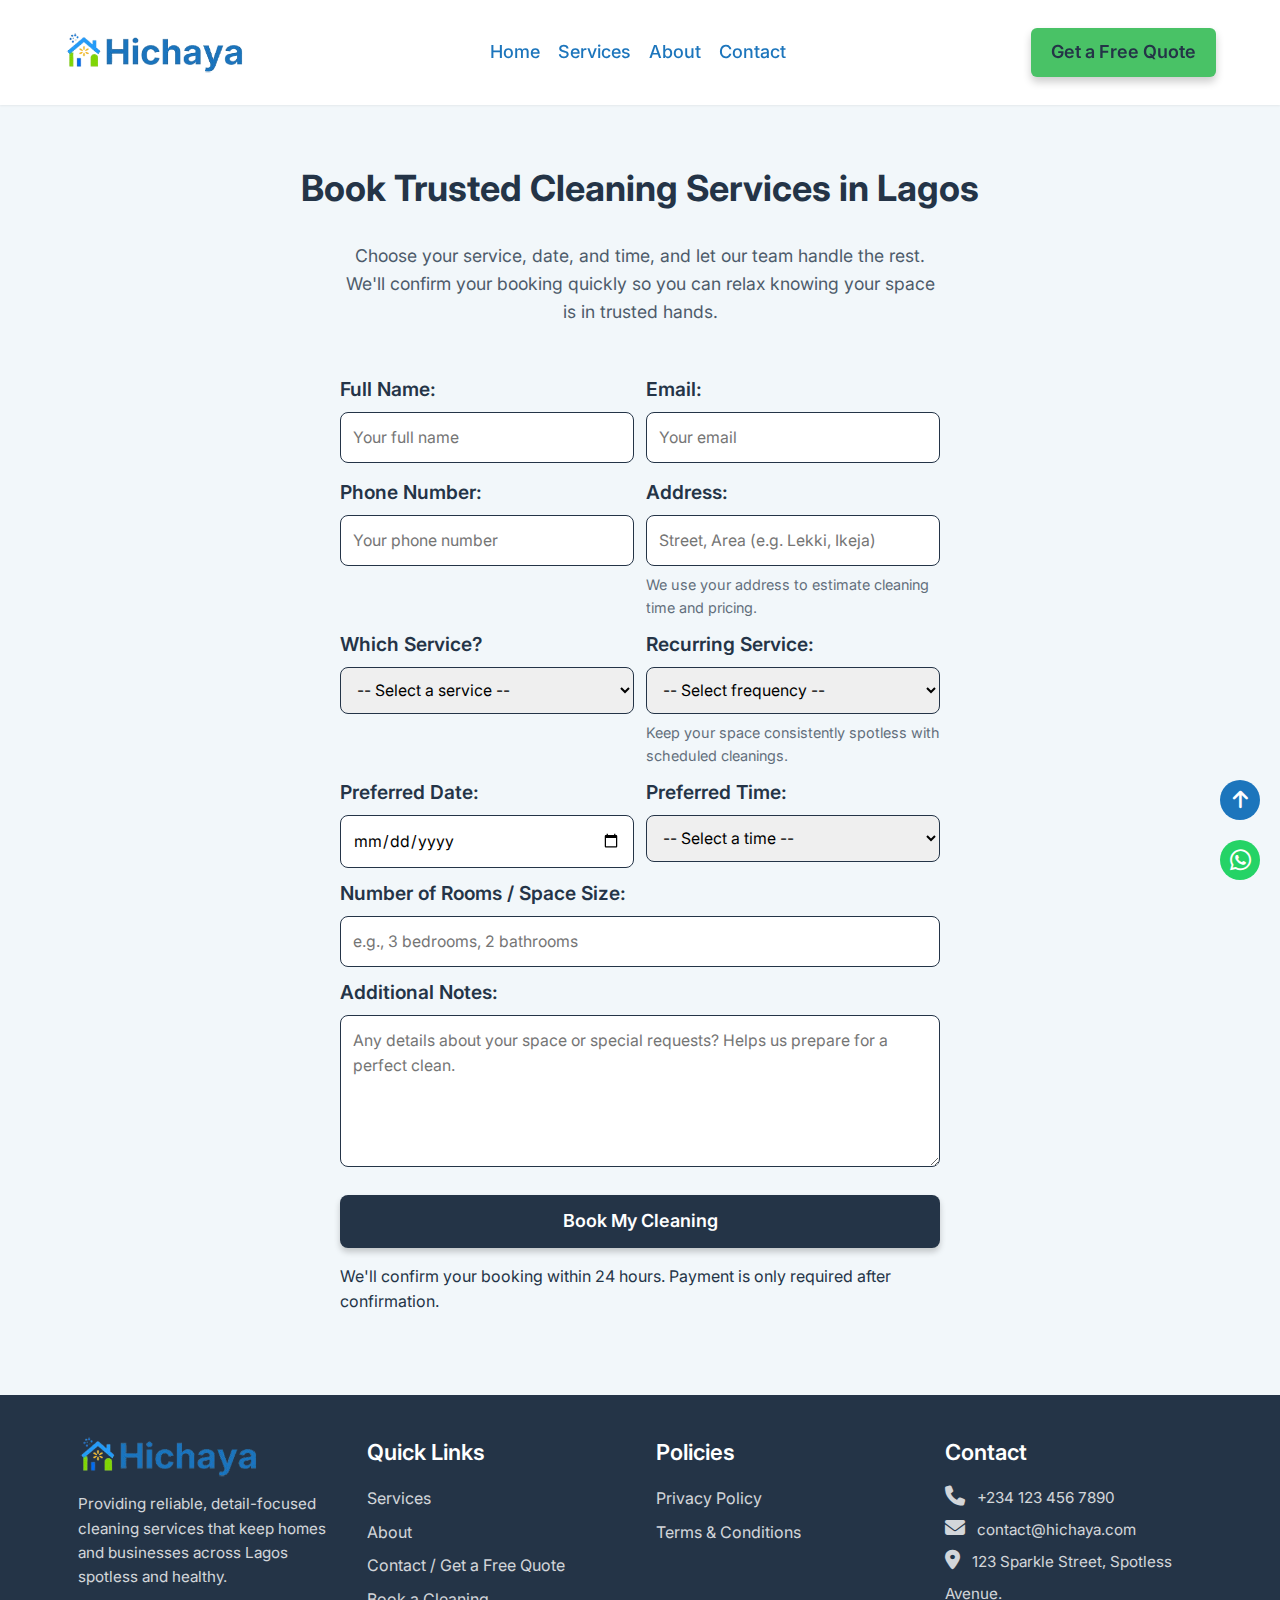
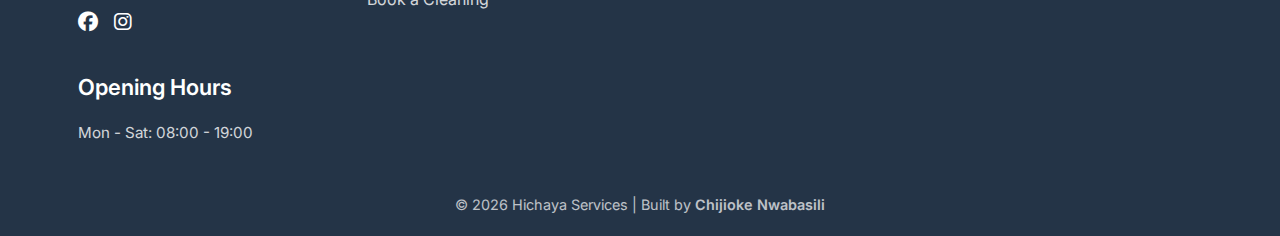
<file: booking.html>
<!doctype html>
<html lang="en">
  <head>
    <meta charset="UTF-8" />
    <meta name="viewport" content="width=device-width, initial-scale=1.0" />
    <meta
      name="description"
      content="Book reliable cleaning services in Lagos. Choose your service, schedule your time, and get a confirmed booking within 24 hours."
    />
    <meta name="author" content="Chijioke Nwabasili" />
    <meta name="robots" content="index, follow" />
    <meta
      property="og:title"
      content="Book Cleaning Services in Lagos | Hichaya"
    />
    <meta
      property="og:description"
      content="Book reliable cleaning services in Lagos. Choose your service, schedule your time, and get a confirmed booking within 24 hours."
    />
    <meta property="og:type" content="website" />
    <meta property="og:site_name" content="Hichaya" />
    <meta property="og:url" content="https://hichaya.vercel.app/booking.html" />
    <meta
      name="twitter:title"
      content="Book Cleaning Services in Lagos | Hichaya"
    />
    <meta
      name="twitter:description"
      content="Book reliable cleaning services in Lagos. Choose your service, schedule your time, and get a confirmed booking within 24 hours."
    />
    <title>Book Cleaning Services in Lagos | Hichaya</title>
    <link rel="canonical" href="https://hichaya.vercel.app/booking.html" />
    <link rel="preconnect" href="https://fonts.googleapis.com" />
    <link rel="preconnect" href="https://fonts.gstatic.com" crossorigin />
    <link
      href="https://fonts.googleapis.com/css2?family=Inter:ital,opsz,wght@0,14..32,100..900;1,14..32,100..900&display=swap"
      rel="stylesheet"
    />
    <link
      rel="stylesheet"
      href="https://cdnjs.cloudflare.com/ajax/libs/font-awesome/6.7.2/css/all.min.css"
      integrity="sha512-Evv84Mr4kqVGRNSgIGL/F/aIDqQb7xQ2vcrdIwxfjThSH8CSR7PBEakCr51Ck+w+/U6swU2Im1vVX0SVk9ABhg=="
      crossorigin="anonymous"
      referrerpolicy="no-referrer"
    />
    <link
      rel="icon"
      type="image/png"
      sizes="32x32"
      href="image/favicon-32x32.png"
    />
    <link rel="stylesheet" href="style.css" />
  </head>
  <body>
    <header>
      <div class="container header-content">
        <a href="/" class="logo">
          <img
            src="image/hichaya-logo.webp"
            alt="Hichaya Logo - Cleaning Services in Lagos for Homes & Offices"
            width="300"
            height="70"
          />
        </a>
        <!-- Hamburger Menu -->
        <input type="checkbox" id="menu-toggle" />
        <label for="menu-toggle" class="hamburger">
          <span></span>
          <span></span>
          <span></span>
        </label>
        <!-- Navbar -->
        <nav aria-label="Main navigation">
          <ul class="nav-links">
            <li><a href="/">Home</a></li>
            <li>
              <a href="services.html" aria-label="Explore our cleaning services"
                >Services</a
              >
            </li>
            <li>
              <a href="about.html" aria-label="Learn more about Hichaya"
                >About</a
              >
            </li>
            <li>
              <a href="contact.html" aria-label="Get in touch with us"
                >Contact</a
              >
            </li>
            <li>
              <a href="contact.html" class="header-cta-btn cta-mobile"
                >Get a Free Quote</a
              >
            </li>
          </ul>
        </nav>
        <a href="contact.html" class="header-cta-btn cta-desktop"
          >Get a Free Quote</a
        >
      </div>
    </header>

    <main class="page-content">
      <!-- Booking -->
      <section id="booking">
        <div class="container">
          <h2 class="booking-title">Book Trusted Cleaning Services in Lagos</h2>
          <p class="booking-subtitle">
            Choose your service, date, and time, and let our team handle the
            rest. We'll confirm your booking quickly so you can relax knowing
            your space is in trusted hands.
          </p>
          <!-- Booking Form -->
          <form id="booking-form" method="post" aria-label="Booking Form">
            <div class="form-row">
              <div class="form-group">
                <label for="booking-name">Full Name:</label>
                <input
                  type="text"
                  id="booking-name"
                  name="booking-name"
                  required
                  placeholder="Your full name"
                  autocomplete="name"
                />
                <div
                  class="error-message"
                  id="booking-name-error"
                  role="alert"
                ></div>
              </div>
              <div class="form-group">
                <label for="booking-email">Email:</label>
                <input
                  type="email"
                  id="booking-email"
                  name="booking-email"
                  required
                  placeholder="Your email"
                  autocomplete="email"
                />
                <div
                  class="error-message"
                  id="booking-email-error"
                  role="alert"
                ></div>
              </div>
            </div>
            <div class="form-row">
              <div class="form-group">
                <label for="booking-phone">Phone Number:</label>
                <input
                  type="tel"
                  id="booking-phone"
                  name="booking-phone"
                  required
                  placeholder="Your phone number"
                  autocomplete="tel"
                />
                <div
                  class="booking-error-message"
                  id="booking-phone-error"
                  role="alert"
                ></div>
              </div>
              <div class="form-group">
                <label for="cleaning-address">Address:</label>
                <input
                  type="text"
                  id="cleaning-address"
                  name="cleaning-address"
                  required
                  placeholder="Street, Area (e.g. Lekki, Ikeja)"
                  autocomplete="off"
                />
                <small class="helper-text"
                  >We use your address to estimate cleaning time and
                  pricing.</small
                >
              </div>
            </div>
            <div class="form-row">
              <div class="form-group">
                <label for="cleaning-service">Which Service?</label>
                <select id="cleaning-service" name="cleaning-service" required>
                  <option value="" disabled selected>
                    -- Select a service --
                  </option>
                  <option value="home-cleaning">Standard Home Cleaning</option>
                  <option value="deep-cleaning">Deep Cleaning</option>
                  <option value="office-cleaning">
                    Office & Commercial Cleaning
                  </option>
                  <option value="move-in-move-out-cleaning">
                    Move-In / Move-Out Cleaning
                  </option>
                  <option value="post-construction-cleaning">
                    Post-Construction Cleaning
                  </option>
                  <option value="airbnb-short-stay-cleaning">
                    Airbnb / Short-Stay Cleaning
                  </option>
                  <option value="other">Other</option>
                </select>
              </div>
              <div class="form-group">
                <label for="recurring-service">Recurring Service:</label>
                <select
                  id="recurring-service"
                  name="recurring-service"
                  required
                >
                  <option value="" selected disabled>
                    -- Select frequency --
                  </option>
                  <option value="one-time">One-time</option>
                  <option value="weekly">Weekly</option>
                  <option value="biweekly">Bi-weekly</option>
                  <option value="monthly">Monthly</option>
                </select>
                <small class="helper-text"
                  >Keep your space consistently spotless with scheduled
                  cleanings.</small
                >
              </div>
            </div>
            <div class="form-row">
              <div class="form-group">
                <label for="cleaning-date">Preferred Date:</label>
                <input
                  type="date"
                  id="cleaning-date"
                  name="cleaning-date"
                  required
                />
              </div>
              <div class="form-group">
                <label for="cleaning-time">Preferred Time:</label>
                <select id="cleaning-time" name="cleaning-time" required>
                  <option value="" disabled selected>
                    -- Select a time --
                  </option>
                  <option value="morning">Morning (08:00 - 12:00)</option>
                  <option value="afternoon">Afternoon (12:00 - 16:00)</option>
                  <option value="evening">Evening (16:00 - 19:00)</option>
                </select>
              </div>
            </div>
            <div class="form-group">
              <label for="space-size">Number of Rooms / Space Size:</label>
              <input
                type="text"
                id="space-size"
                name="space-size"
                required
                placeholder="e.g., 3 bedrooms, 2 bathrooms"
                autocomplete="off"
              />
            </div>
            <div class="form-group">
              <label for="booking-message">Additional Notes:</label>
              <textarea
                id="booking-message"
                name="booking-message"
                required
                rows="5"
                minlength="10"
                maxlength="500"
                placeholder="Any details about your space or special requests? Helps us prepare for a perfect clean."
              ></textarea>
              <div
                class="booking-error-message"
                id="booking-message-error"
                role="alert"
              ></div>
            </div>
            <button type="submit" class="booking-btn">Book My Cleaning</button>
            <p class="form-microcopy">
              We'll confirm your booking within 24 hours. Payment is only
              required after confirmation.
            </p>
          </form>
        </div>
      </section>
    </main>

    <!-- Footer -->
    <footer>
      <div class="container footer-wrapper">
        <div class="footer-section">
          <a href="/" class="footer-logo">
            <img
              src="image/hichaya-logo.webp"
              alt="Hichaya Logo - Cleaning Services in Lagos for Homes & Offices"
              width="300"
              height="70"
            />
          </a>
          <p class="brand-description">
            Providing reliable, detail-focused cleaning services that keep homes
            and businesses across Lagos spotless and healthy.
          </p>
          <ul class="social-icons">
            <li>
              <a href="#" onclick="event.preventDefault()" aria-label="Facebook"
                ><i class="fa-brands fa-facebook" aria-hidden="true"></i
              ></a>
            </li>
            <li>
              <a
                href="#"
                onclick="event.preventDefault()"
                aria-label="Instagram"
                ><i class="fa-brands fa-instagram" aria-hidden="true"></i
              ></a>
            </li>
            <li>
              <a
                href="#"
                onclick="event.preventDefault()"
                target="_blank"
                rel="noopener noreferrer"
                aria-label="WhatsApp"
                ><i
                  class="fa-brands fa-whatsapp whatsapp-chat-btn"
                  aria-hidden="true"
                ></i
              ></a>
            </li>
          </ul>
        </div>
        <!-- Quick Links -->
        <div class="footer-section">
          <h3>Quick Links</h3>
          <ul class="footer-links">
            <li>
              <a href="services.html" aria-label="Explore our cleaning services"
                >Services</a
              >
            </li>
            <li>
              <a href="about.html" aria-label="Learn more about Hichaya"
                >About</a
              >
            </li>
            <li>
              <a href="contact.html" aria-label="Get in touch with us"
                >Contact / Get a Free Quote</a
              >
            </li>
            <li>
              <a href="booking.html">Book a Cleaning</a>
            </li>
          </ul>
        </div>
        <!-- Policies -->
        <div class="footer-section">
          <h3>Policies</h3>
          <ul class="footer-links">
            <li>
              <a
                href="privacy-policy.html"
                onclick="event.preventDefault()"
                aria-label="Read our privacy policy"
                >Privacy Policy</a
              >
            </li>
            <li>
              <a
                href="terms-of-service.html"
                onclick="event.preventDefault()"
                aria-label="Read our terms and conditions"
                >Terms & Conditions</a
              >
            </li>
          </ul>
        </div>
        <!-- Contact Information -->
        <div class="footer-section">
          <h3>Contact</h3>
          <p>
            <i class="fa-solid fa-phone" aria-hidden="true"></i> +234 123 456
            7890
          </p>
          <p>
            <i class="fa-solid fa-envelope" aria-hidden="true"></i>
            contact@hichaya.com
          </p>
          <p>
            <i class="fa-solid fa-map-marker-alt" aria-hidden="true"></i> 123
            Sparkle Street, Spotless Avenue.
          </p>
        </div>
        <!-- Opening Hours -->
        <div class="footer-section">
          <h3>Opening Hours</h3>
          <p><span>Mon - Sat</span>: 08:00 - 19:00</p>
        </div>
      </div>
      <p class="copyright">
        &copy; 2026 Hichaya Services | Built by
        <a href="https://chijiokenwabasili.vercel.app" target="_blank"
          >Chijioke Nwabasili</a
        >
      </p>
      <a href="#" aria-label="Scroll to the top" class="back-to-top-btn">
        <i class="fa-solid fa-arrow-up" aria-hidden="true"></i>
      </a>
    </footer>

    <script src="scripts/index.js"></script>
    <script src="scripts/booking.js"></script>
  </body>
</html>
</file>
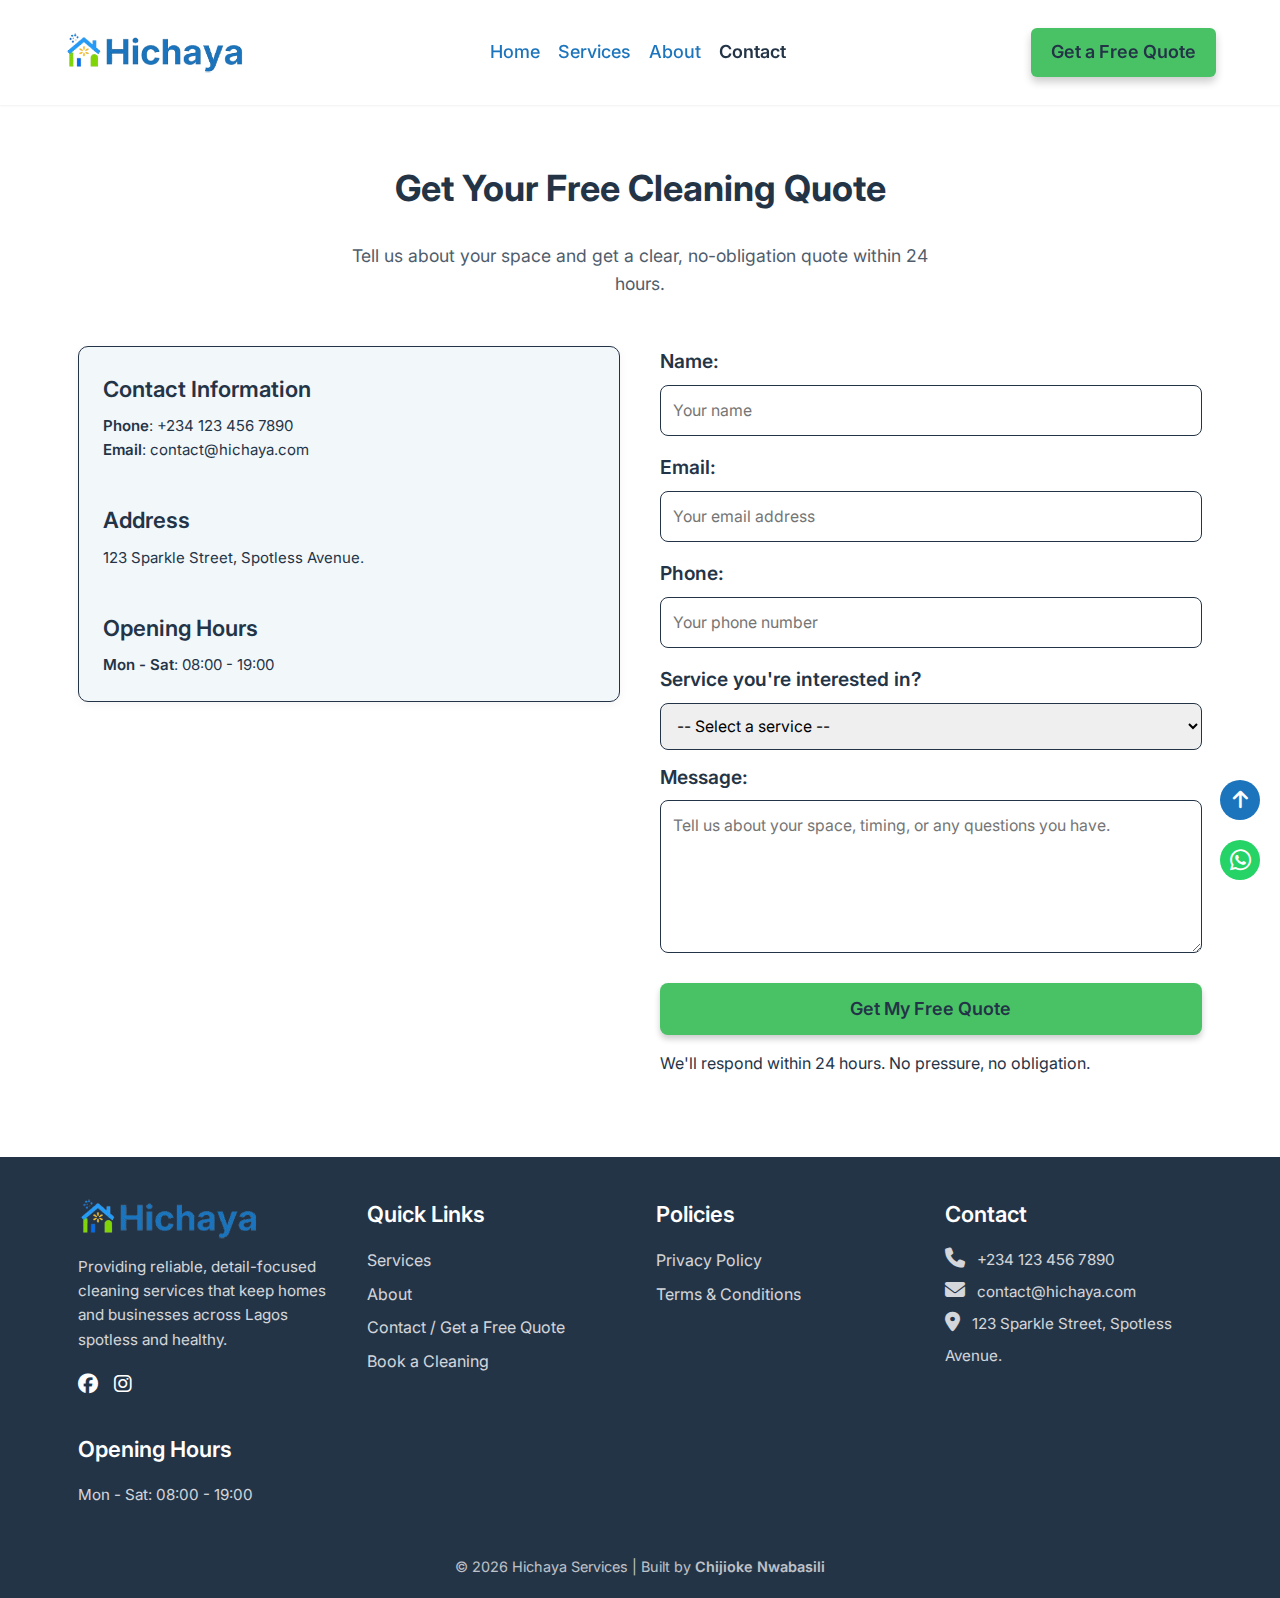
<file: contact.html>
<!doctype html>
<html lang="en">
  <head>
    <meta charset="UTF-8" />
    <meta name="viewport" content="width=device-width, initial-scale=1.0" />
    <meta
      name="description"
      content="Get a free cleaning quote in Lagos. Tell us about your space and we'll recommend the right service with clear pricing and fast response."
    />
    <meta name="author" content="Chijioke Nwabasili" />
    <meta name="robots" content="index, follow" />
    <meta
      property="og:title"
      content="Contact Hichaya | Cleaning Services in Lagos for Homes & Offices"
    />
    <meta
      property="og:description"
      content="Get a free cleaning quote in Lagos. Tell us about your space and we'll recommend the right service with clear pricing and fast response."
    />
    <meta property="og:type" content="website" />
    <meta property="og:site_name" content="Hichaya" />
    <meta property="og:url" content="https://hichaya.vercel.app/contact.html" />
    <meta
      name="twitter:title"
      content="Contact Hichaya | Cleaning Services in Lagos for Homes & Offices"
    />
    <meta
      name="twitter:description"
      content="Get a free cleaning quote in Lagos. Tell us about your space and we'll recommend the right service with clear pricing and fast response."
    />
    <title>
      Contact Hichaya | Cleaning Services in Lagos for Homes & Offices
    </title>
    <link rel="canonical" href="https://hichaya.vercel.app/contact.html" />
    <link rel="preconnect" href="https://fonts.googleapis.com" />
    <link rel="preconnect" href="https://fonts.gstatic.com" crossorigin />
    <link
      href="https://fonts.googleapis.com/css2?family=Inter:ital,opsz,wght@0,14..32,100..900;1,14..32,100..900&display=swap"
      rel="stylesheet"
    />
    <link
      rel="stylesheet"
      href="https://cdnjs.cloudflare.com/ajax/libs/font-awesome/6.7.2/css/all.min.css"
      integrity="sha512-Evv84Mr4kqVGRNSgIGL/F/aIDqQb7xQ2vcrdIwxfjThSH8CSR7PBEakCr51Ck+w+/U6swU2Im1vVX0SVk9ABhg=="
      crossorigin="anonymous"
      referrerpolicy="no-referrer"
    />
    <link
      rel="icon"
      type="image/png"
      sizes="32x32"
      href="image/favicon-32x32.png"
    />
    <link rel="stylesheet" href="style.css" />
  </head>
  <body>
    <header>
      <div class="container header-content">
        <a href="/" class="logo">
          <img
            src="image/hichaya-logo.webp"
            alt="Hichaya Logo - Cleaning Services in Lagos for Homes & Offices"
            width="300"
            height="70"
          />
        </a>
        <!-- Hamburger Menu -->
        <input type="checkbox" id="menu-toggle" />
        <label for="menu-toggle" class="hamburger">
          <span></span>
          <span></span>
          <span></span>
        </label>
        <!-- Navbar -->
        <nav aria-label="Main navigation">
          <ul class="nav-links">
            <li><a href="/">Home</a></li>
            <li>
              <a href="services.html" aria-label="Explore our cleaning services"
                >Services</a
              >
            </li>
            <li>
              <a href="about.html" aria-label="Learn more about Hichaya"
                >About</a
              >
            </li>
            <li>
              <a
                href="contact.html"
                class="active"
                aria-current="page"
                aria-label="Get in touch with us"
                >Contact</a
              >
            </li>
            <li>
              <a href="contact.html" class="header-cta-btn cta-mobile"
                >Get a Free Quote</a
              >
            </li>
          </ul>
        </nav>
        <a href="contact.html" class="header-cta-btn cta-desktop"
          >Get a Free Quote</a
        >
      </div>
    </header>

    <main class="page-content">
      <!-- Contact -->
      <section id="contact">
        <div class="container">
          <h2 class="contact-title">Get Your Free Cleaning Quote</h2>
          <p class="contact-subtitle">
            Tell us about your space and get a clear, no-obligation quote within
            24 hours.
          </p>
          <div class="contact-info-grid">
            <div class="contact-info">
              <div class="contact-card">
                <h3>Contact Information</h3>
                <p><span>Phone</span>: +234 123 456 7890</p>
                <p><span>Email</span>: contact@hichaya.com</p>
              </div>
              <div class="contact-card">
                <h3>Address</h3>
                <p>123 Sparkle Street, Spotless Avenue.</p>
              </div>
              <div class="contact-card">
                <h3>Opening Hours</h3>
                <p><span>Mon - Sat</span>: 08:00 - 19:00</p>
              </div>
            </div>
            <!-- Cleaning Quote Request Form -->
            <form
              action="#"
              method="post"
              id="cleaning-quote-form"
              aria-label="Cleaning quote request form"
            >
              <div class="form-group">
                <label for="name">Name:</label>
                <input
                  type="text"
                  id="name"
                  name="name"
                  required
                  placeholder="Your name"
                  autocomplete="name"
                />
                <div class="error-message" id="name-error" role="alert"></div>
              </div>
              <div class="form-group">
                <label for="email">Email:</label>
                <input
                  type="email"
                  id="email"
                  name="email"
                  required
                  placeholder="Your email address"
                  autocomplete="email"
                />
                <div class="error-message" id="email-error" role="alert"></div>
              </div>
              <div class="form-group">
                <label for="phone">Phone:</label>
                <input
                  type="tel"
                  name="phone"
                  required
                  id="phone"
                  placeholder="Your phone number"
                  autocomplete="tel"
                />
                <div class="error-message" id="phone-error" role="alert"></div>
              </div>
              <div class="form-group">
                <label for="service">Service you're interested in?</label>
                <select id="service" name="service" required>
                  <option value="" disabled selected>
                    -- Select a service --
                  </option>
                  <option value="home-cleaning">Standard Home Cleaning</option>
                  <option value="deep-cleaning">Deep Cleaning</option>
                  <option value="office-cleaning">
                    Office & Commercial Cleaning
                  </option>
                  <option value="move-in-move-out-cleaning">
                    Move-In / Move-Out Cleaning
                  </option>
                  <option value="Post-construction-cleaning">
                    Post-Construction Cleaning
                  </option>
                  <option value="airbnb-short-stay-cleaning">
                    Airbnb / Short-Stay Cleaning
                  </option>
                  <option value="other">Other</option>
                </select>
              </div>
              <div class="form-group">
                <label for="message">Message:</label>
                <textarea
                  id="message"
                  name="message"
                  required
                  rows="5"
                  minlength="10"
                  maxlength="500"
                  placeholder="Tell us about your space, timing, or any questions you have."
                ></textarea>
                <div
                  class="error-message"
                  id="message-error"
                  role="alert"
                ></div>
              </div>
              <button
                type="submit"
                aria-label="Submit request for a cleaning quote"
              >
                Get My Free Quote
              </button>
              <p class="form-microcopy">
                We'll respond within 24 hours. No pressure, no obligation.
              </p>
            </form>
          </div>
        </div>
      </section>
    </main>

    <!-- Footer -->
    <footer>
      <div class="container footer-wrapper">
        <div class="footer-section">
          <a href="/" class="footer-logo">
            <img
              src="image/hichaya-logo.webp"
              alt="Hichaya Logo - Cleaning Services in Lagos for Homes & Offices"
              width="300"
              height="70"
            />
          </a>
          <p class="brand-description">
            Providing reliable, detail-focused cleaning services that keep homes
            and businesses across Lagos spotless and healthy.
          </p>
          <ul class="social-icons">
            <li>
              <a href="#" onclick="event.preventDefault()" aria-label="Facebook"
                ><i class="fa-brands fa-facebook" aria-hidden="true"></i
              ></a>
            </li>
            <li>
              <a
                href="#"
                onclick="event.preventDefault()"
                aria-label="Instagram"
                ><i class="fa-brands fa-instagram" aria-hidden="true"></i
              ></a>
            </li>
            <li>
              <a
                href="#"
                onclick="event.preventDefault()"
                target="_blank"
                rel="noopener noreferrer"
                aria-label="WhatsApp"
                ><i
                  class="fa-brands fa-whatsapp whatsapp-chat-btn"
                  aria-hidden="true"
                ></i
              ></a>
            </li>
          </ul>
        </div>
        <!-- Quick Links -->
        <div class="footer-section">
          <h3>Quick Links</h3>
          <ul class="footer-links">
            <li>
              <a href="services.html" aria-label="Explore our cleaning services"
                >Services</a
              >
            </li>
            <li>
              <a href="about.html" aria-label="Learn more about Hichaya"
                >About</a
              >
            </li>
            <li>
              <a href="contact.html" aria-label="Get in touch with us"
                >Contact / Get a Free Quote</a
              >
            </li>
            <li>
              <a href="booking.html">Book a Cleaning</a>
            </li>
          </ul>
        </div>
        <!-- Policies -->
        <div class="footer-section">
          <h3>Policies</h3>
          <ul class="footer-links">
            <li>
              <a
                href="privacy-policy.html"
                onclick="event.preventDefault()"
                aria-label="Read our privacy policy"
                >Privacy Policy</a
              >
            </li>
            <li>
              <a
                href="terms-of-service.html"
                onclick="event.preventDefault()"
                aria-label="Read our terms and conditions"
                >Terms & Conditions</a
              >
            </li>
          </ul>
        </div>
        <!-- Contact Information -->
        <div class="footer-section">
          <h3>Contact</h3>
          <p>
            <i class="fa-solid fa-phone" aria-hidden="true"></i> +234 123 456
            7890
          </p>
          <p>
            <i class="fa-solid fa-envelope" aria-hidden="true"></i>
            contact@hichaya.com
          </p>
          <p>
            <i class="fa-solid fa-map-marker-alt" aria-hidden="true"></i> 123
            Sparkle Street, Spotless Avenue.
          </p>
        </div>
        <!-- Opening Hours -->
        <div class="footer-section">
          <h3>Opening Hours</h3>
          <p><span>Mon - Sat</span>: 08:00 - 19:00</p>
        </div>
      </div>
      <p class="copyright">
        &copy; 2026 Hichaya Services | Built by
        <a href="https://chijiokenwabasili.vercel.app" target="_blank"
          >Chijioke Nwabasili</a
        >
      </p>
      <a href="#" aria-label="Scroll to the top" class="back-to-top-btn">
        <i class="fa-solid fa-arrow-up" aria-hidden="true"></i>
      </a>
    </footer>

    <script src="scripts/index.js"></script>
  </body>
</html>
</file>
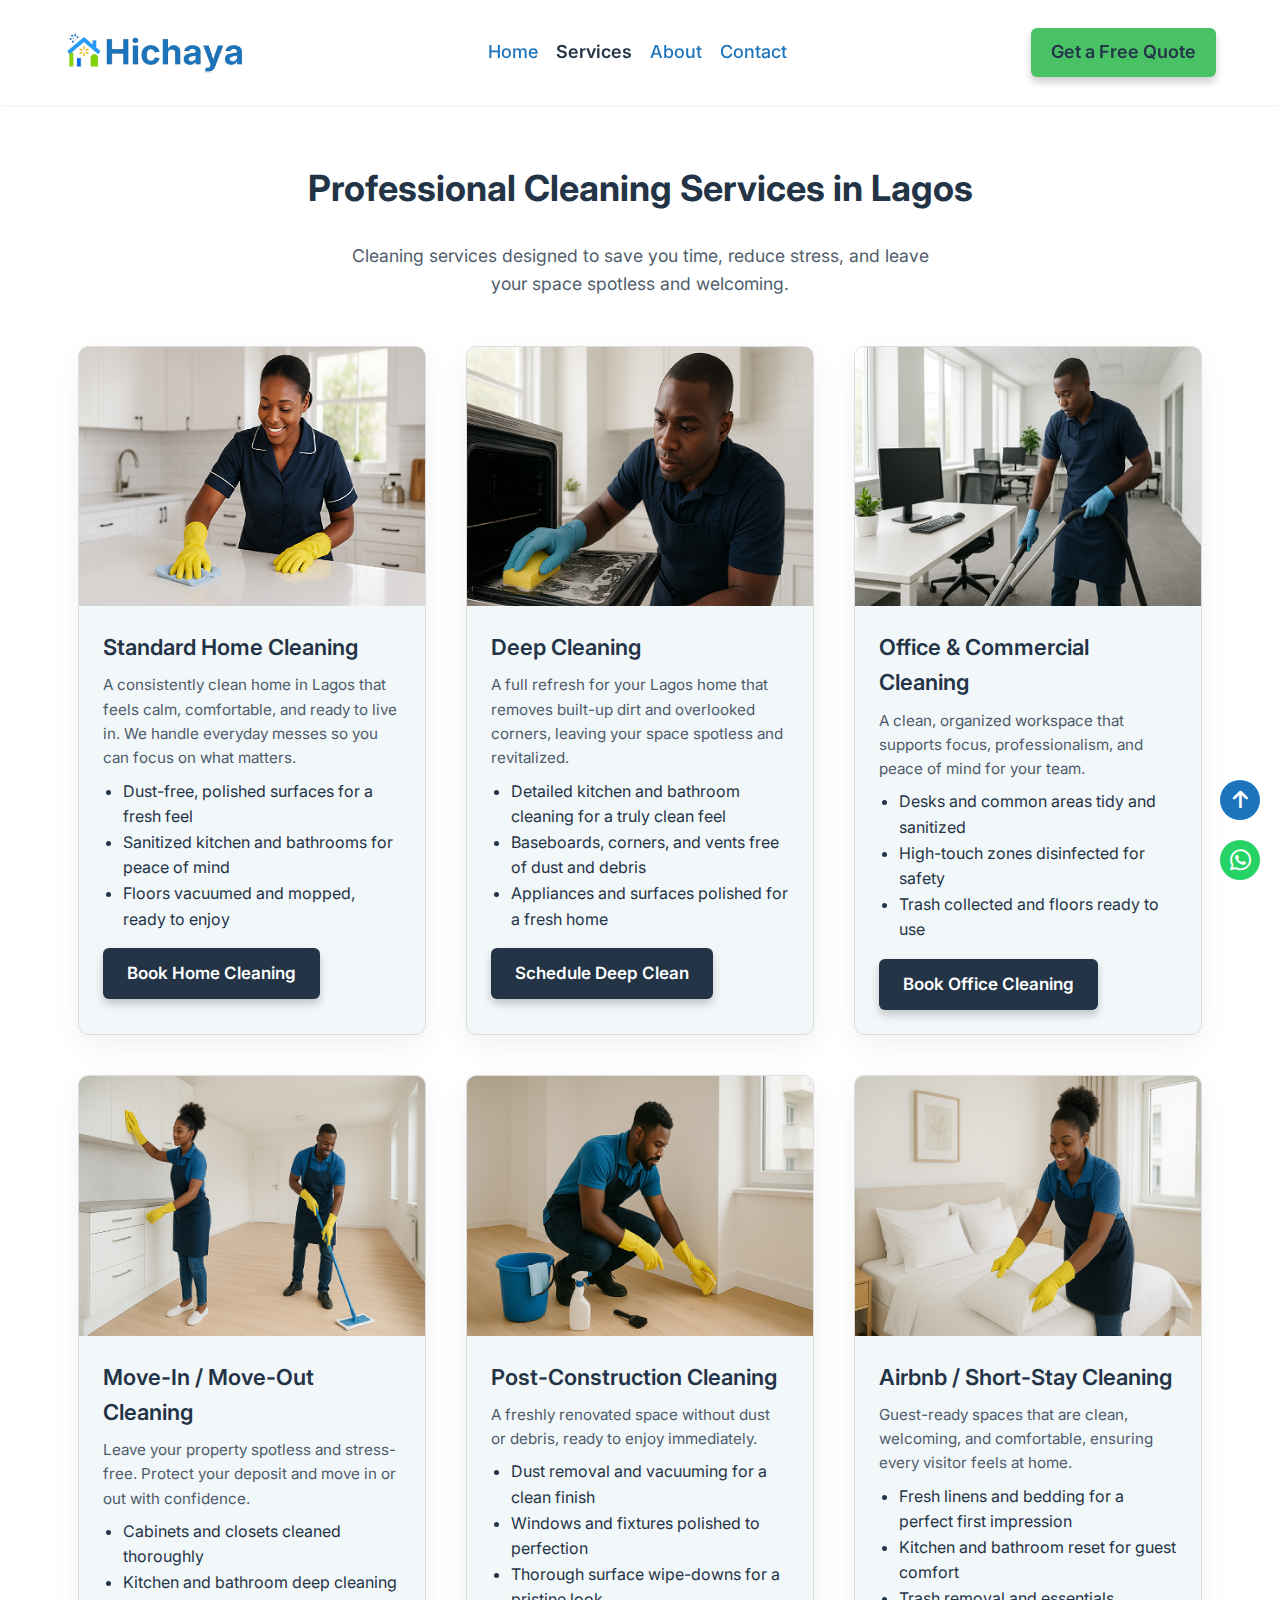
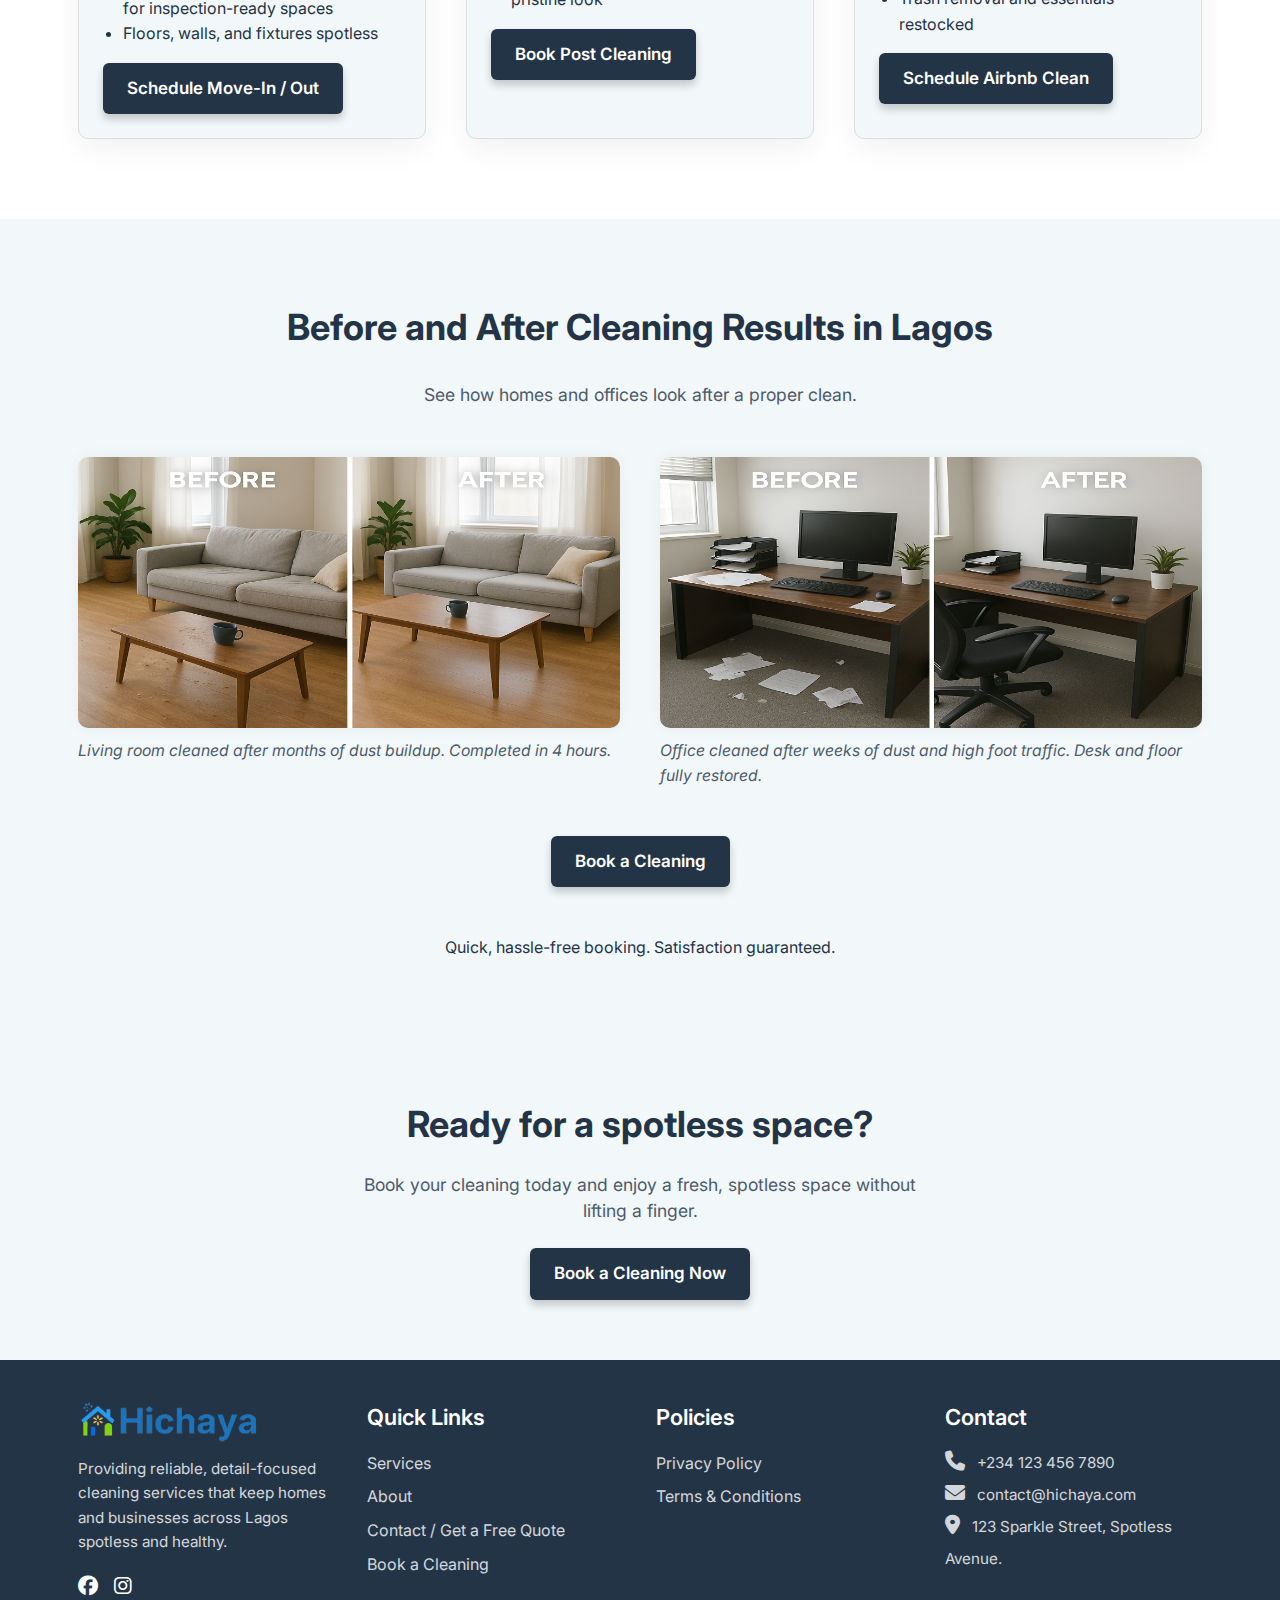
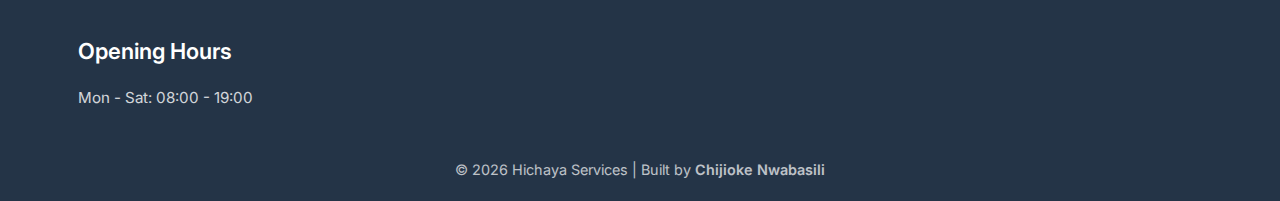
<file: services.html>
<!doctype html>
<html lang="en">
  <head>
    <meta charset="UTF-8" />
    <meta name="viewport" content="width=device-width, initial-scale=1.0" />
    <meta
      name="description"
      content="Explore professional cleaning services in Lagos including home cleaning, deep cleaning, office cleaning, and more. Reliable, detailed, and easy to book."
    />
    <meta name="author" content="Chijioke Nwabasili" />
    <meta name="robots" content="index, follow" />
    <meta
      property="og:title"
      content="Cleaning Services in Lagos - Home, Office & Deep Cleaning | Hichaya"
    />
    <meta
      property="og:description"
      content="Explore professional cleaning services in Lagos including home cleaning, deep cleaning, office cleaning, and more. Reliable, detailed, and easy to book."
    />
    <meta property="og:type" content="website" />
    <meta property="og:site_name" content="Hichaya" />
    <meta
      property="og:image"
      content="https://hichaya.vercel.app/image/home-cleaning.webp"
    />
    <meta
      property="og:url"
      content="https://hichaya.vercel.app/services.html"
    />
    <meta
      name="twitter:title"
      content="Cleaning Services in Lagos - Home, Office & Deep Cleaning | Hichaya"
    />
    <meta
      name="twitter:description"
      content="Explore professional cleaning services in Lagos including home cleaning, deep cleaning, office cleaning, and more. Reliable, detailed, and easy to book."
    />
    <meta name="twitter:card" content="summary_large_image" />
    <meta
      name="twitter:image"
      content="https://hichaya.vercel.app/image/home-cleaning.webp"
    />
    <title>
      Cleaning Services in Lagos - Home, Office & Deep Cleaning | Hichaya
    </title>
    <link rel="canonical" href="https://hichaya.vercel.app/services.html" />
    <link rel="preconnect" href="https://fonts.googleapis.com" />
    <link rel="preconnect" href="https://fonts.gstatic.com" crossorigin />
    <link
      href="https://fonts.googleapis.com/css2?family=Inter:ital,opsz,wght@0,14..32,100..900;1,14..32,100..900&display=swap"
      rel="stylesheet"
    />
    <link
      rel="stylesheet"
      href="https://cdnjs.cloudflare.com/ajax/libs/font-awesome/6.7.2/css/all.min.css"
      integrity="sha512-Evv84Mr4kqVGRNSgIGL/F/aIDqQb7xQ2vcrdIwxfjThSH8CSR7PBEakCr51Ck+w+/U6swU2Im1vVX0SVk9ABhg=="
      crossorigin="anonymous"
      referrerpolicy="no-referrer"
    />
    <link
      rel="icon"
      type="image/png"
      sizes="32x32"
      href="image/favicon-32x32.png"
    />
    <link rel="stylesheet" href="style.css" />
  </head>
  <body>
    <header>
      <div class="container header-content">
        <a href="/" class="logo">
          <img
            src="image/hichaya-logo.webp"
            alt="Hichaya Logo - Cleaning Services in Lagos for Homes & Offices"
            width="300"
            height="70"
          />
        </a>
        <!-- Hamburger Menu -->
        <input type="checkbox" id="menu-toggle" />
        <label for="menu-toggle" class="hamburger">
          <span></span>
          <span></span>
          <span></span>
        </label>
        <!-- Navbar -->
        <nav aria-label="Main navigation">
          <ul class="nav-links">
            <li><a href="/">Home</a></li>
            <li>
              <a
                href="services.html"
                class="active"
                aria-current="page"
                aria-label="Explore our cleaning services"
                >Services</a
              >
            </li>
            <li>
              <a href="about.html" aria-label="Learn more about Hichaya"
                >About</a
              >
            </li>
            <li>
              <a href="contact.html" aria-label="Get in touch with us"
                >Contact</a
              >
            </li>
            <li>
              <a href="contact.html" class="header-cta-btn cta-mobile"
                >Get a Free Quote</a
              >
            </li>
          </ul>
        </nav>
        <a href="contact.html" class="header-cta-btn cta-desktop"
          >Get a Free Quote</a
        >
      </div>
    </header>

    <main class="page-content">
      <!-- Services -->
      <section id="services">
        <div class="container">
          <h2 class="services-title">
            Professional Cleaning Services in Lagos
          </h2>
          <p class="services-subtitle">
            Cleaning services designed to save you time, reduce stress, and
            leave your space spotless and welcoming.
          </p>
          <div class="services-grid">
            <article class="service-card">
              <img
                src="image/home-cleaning.webp"
                alt="A professional cleaner tidying a home kitchen"
                width="400"
                height="300"
                loading="lazy"
              />
              <div class="service-card-content">
                <h3 class="service">Standard Home Cleaning</h3>
                <p class="service-description">
                  A consistently clean home in Lagos that feels calm,
                  comfortable, and ready to live in. We handle everyday messes
                  so you can focus on what matters.
                </p>
                <ul class="service-list">
                  <li>Dust-free, polished surfaces for a fresh feel</li>
                  <li>Sanitized kitchen and bathrooms for peace of mind</li>
                  <li>Floors vacuumed and mopped, ready to enjoy</li>
                </ul>
                <a
                  href="booking.html"
                  aria-label="Book Home Cleaning Service"
                  class="service-cta-btn"
                  >Book Home Cleaning</a
                >
              </div>
            </article>
            <article class="service-card">
              <img
                src="image/deep-cleaning.webp"
                alt="A professional cleaner wiping a kitchen oven"
                width="400"
                height="300"
                loading="lazy"
              />
              <div class="service-card-content">
                <h3 class="service">Deep Cleaning</h3>
                <p class="service-description">
                  A full refresh for your Lagos home that removes built-up dirt
                  and overlooked corners, leaving your space spotless and
                  revitalized.
                </p>
                <ul class="service-list">
                  <li>
                    Detailed kitchen and bathroom cleaning for a truly clean
                    feel
                  </li>
                  <li>
                    Baseboards, corners, and vents free of dust and debris
                  </li>
                  <li>Appliances and surfaces polished for a fresh home</li>
                </ul>
                <a
                  href="booking.html"
                  aria-label="Book Deep Cleaning Service"
                  class="service-cta-btn"
                  >Schedule Deep Clean</a
                >
              </div>
            </article>
            <article class="service-card">
              <img
                src="image/office-cleaning.webp"
                alt="A professional cleaner vacumming an office floor"
                width="400"
                height="300"
                loading="lazy"
              />
              <div class="service-card-content">
                <h3 class="service">Office & Commercial Cleaning</h3>
                <p class="service-description">
                  A clean, organized workspace that supports focus,
                  professionalism, and peace of mind for your team.
                </p>
                <ul class="service-list">
                  <li>Desks and common areas tidy and sanitized</li>
                  <li>High-touch zones disinfected for safety</li>
                  <li>Trash collected and floors ready to use</li>
                </ul>
                <a
                  href="booking.html"
                  aria-label="Book Office Cleaning Service"
                  class="service-cta-btn"
                  >Book Office Cleaning</a
                >
              </div>
            </article>
            <article class="service-card">
              <img
                src="image/move-in-move-out.webp"
                alt="Professional cleaners wiping kitchen cabinets"
                width="400"
                height="300"
                loading="lazy"
              />
              <div class="service-card-content">
                <h3 class="service">Move-In / Move-Out Cleaning</h3>
                <p class="service-description">
                  Leave your property spotless and stress-free. Protect your
                  deposit and move in or out with confidence.
                </p>
                <ul class="service-list">
                  <li>Cabinets and closets cleaned thoroughly</li>
                  <li>
                    Kitchen and bathroom deep cleaning for inspection-ready
                    spaces
                  </li>
                  <li>Floors, walls, and fixtures spotless</li>
                </ul>
                <a
                  href="booking.html"
                  aria-label="Book Move-In / Move-Out Cleaning Service"
                  class="service-cta-btn"
                  >Schedule Move-In / Out</a
                >
              </div>
            </article>
            <article class="service-card">
              <img
                src="image/post-construction-cleaning.webp"
                alt="A professional cleaner wiping dust from a wall surface"
                width="400"
                height="300"
                loading="lazy"
              />
              <div class="service-card-content">
                <h3 class="service">Post-Construction Cleaning</h3>
                <p class="service-description">
                  A freshly renovated space without dust or debris, ready to
                  enjoy immediately.
                </p>
                <ul class="service-list">
                  <li>Dust removal and vacuuming for a clean finish</li>
                  <li>Windows and fixtures polished to perfection</li>
                  <li>Thorough surface wipe-downs for a pristine look</li>
                </ul>
                <a
                  href="booking.html"
                  aria-label="Book Post-Construction Cleaning Service"
                  class="service-cta-btn"
                  >Book Post Cleaning</a
                >
              </div>
            </article>
            <article class="service-card">
              <img
                src="image/short-stay-airbnb.webp"
                alt="A professional cleaner tidying an Airbnb"
                width="400"
                height="300"
                loading="lazy"
              />
              <div class="service-card-content">
                <h3 class="service">Airbnb / Short-Stay Cleaning</h3>
                <p class="service-description">
                  Guest-ready spaces that are clean, welcoming, and comfortable,
                  ensuring every visitor feels at home.
                </p>
                <ul class="service-list">
                  <li>
                    Fresh linens and bedding for a perfect first impression
                  </li>
                  <li>Kitchen and bathroom reset for guest comfort</li>
                  <li>Trash removal and essentials restocked</li>
                </ul>
                <a
                  href="booking.html"
                  aria-label="Book Short-Stay / Airbnb Turnover Cleaning Service"
                  class="service-cta-btn"
                  >Schedule Airbnb Clean</a
                >
              </div>
            </article>
          </div>
        </div>
      </section>

      <!-- Before & After -->
      <section id="before-after" data-aos="fade-up">
        <div class="container">
          <h2 class="before-after-title">
            Before and After Cleaning Results in Lagos
          </h2>
          <p class="before-after-subtitle">
            See how homes and offices look after a proper clean.
          </p>
          <div class="before-after-grid">
            <figure class="before-after-gallery">
              <img
                src="image/home-cleaning-before-after.webp"
                alt="Before and after comparison for home cleaning in Lagos"
                loading="lazy"
                width="1000"
                height="500"
              />
              <figcaption>
                Living room cleaned after months of dust buildup. Completed in 4
                hours.
              </figcaption>
            </figure>
            <figure class="before-after-gallery">
              <img
                src="image/office-cleaning-before-after.webp"
                alt="Before and after comparison for office cleaning in Lagos"
                loading="lazy"
                width="1000"
                height="500"
              />
              <figcaption>
                Office cleaned after weeks of dust and high foot traffic. Desk
                and floor fully restored.
              </figcaption>
            </figure>
          </div>
          <div class="transformation-cta">
            <a href="booking.html" class="transformation-cta-btn"
              >Book a Cleaning</a
            >
          </div>
          <p class="transformation-cta-micro">
            Quick, hassle-free booking. Satisfaction guaranteed.
          </p>
        </div>
      </section>

      <!-- CTA Banner -->
      <section id="cta-banner">
        <div class="container">
          <h2 class="cta-banner-title">Ready for a spotless space?</h2>
          <p class="cta-banner-subtitle">
            Book your cleaning today and enjoy a fresh, spotless space without
            lifting a finger.
          </p>
          <a href="booking.html" class="cta-banner-btn">Book a Cleaning Now</a>
        </div>
      </section>
    </main>

    <!-- Footer -->
    <footer>
      <div class="container footer-wrapper">
        <div class="footer-section">
          <a href="/" class="footer-logo">
            <img
              src="image/hichaya-logo.webp"
              alt="Hichaya Logo - Cleaning Services in Lagos for Homes & Offices"
              width="300"
              height="70"
            />
          </a>
          <p class="brand-description">
            Providing reliable, detail-focused cleaning services that keep homes
            and businesses across Lagos spotless and healthy.
          </p>
          <ul class="social-icons">
            <li>
              <a href="#" onclick="event.preventDefault()" aria-label="Facebook"
                ><i class="fa-brands fa-facebook" aria-hidden="true"></i
              ></a>
            </li>
            <li>
              <a
                href="#"
                onclick="event.preventDefault()"
                aria-label="Instagram"
                ><i class="fa-brands fa-instagram" aria-hidden="true"></i
              ></a>
            </li>
            <li>
              <a
                href="#"
                onclick="event.preventDefault()"
                target="_blank"
                rel="noopener noreferrer"
                aria-label="WhatsApp"
                ><i
                  class="fa-brands fa-whatsapp whatsapp-chat-btn"
                  aria-hidden="true"
                ></i
              ></a>
            </li>
          </ul>
        </div>
        <!-- Quick Links -->
        <div class="footer-section">
          <h3>Quick Links</h3>
          <ul class="footer-links">
            <li>
              <a href="services.html" aria-label="Explore our cleaning services"
                >Services</a
              >
            </li>
            <li>
              <a href="about.html" aria-label="Learn more about Hichaya"
                >About</a
              >
            </li>
            <li>
              <a href="contact.html" aria-label="Get in touch with us"
                >Contact / Get a Free Quote</a
              >
            </li>
            <li>
              <a href="booking.html">Book a Cleaning</a>
            </li>
          </ul>
        </div>
        <!-- Policies -->
        <div class="footer-section">
          <h3>Policies</h3>
          <ul class="footer-links">
            <li>
              <a
                href="privacy-policy.html"
                onclick="event.preventDefault()"
                aria-label="Read our privacy policy"
                >Privacy Policy</a
              >
            </li>
            <li>
              <a
                href="terms-of-service.html"
                onclick="event.preventDefault()"
                aria-label="Read our terms and conditions"
                >Terms & Conditions</a
              >
            </li>
          </ul>
        </div>
        <!-- Contact Information -->
        <div class="footer-section">
          <h3>Contact</h3>
          <p>
            <i class="fa-solid fa-phone" aria-hidden="true"></i> +234 123 456
            7890
          </p>
          <p>
            <i class="fa-solid fa-envelope" aria-hidden="true"></i>
            contact@hichaya.com
          </p>
          <p>
            <i class="fa-solid fa-map-marker-alt" aria-hidden="true"></i> 123
            Sparkle Street, Spotless Avenue.
          </p>
        </div>
        <!-- Opening Hours -->
        <div class="footer-section">
          <h3>Opening Hours</h3>
          <p><span>Mon - Sat</span>: 08:00 - 19:00</p>
        </div>
      </div>
      <p class="copyright">
        &copy; 2026 Hichaya Services | Built by
        <a href="https://chijiokenwabasili.vercel.app" target="_blank"
          >Chijioke Nwabasili</a
        >
      </p>
      <a href="#" aria-label="Scroll to the top" class="back-to-top-btn">
        <i class="fa-solid fa-arrow-up" aria-hidden="true"></i>
      </a>
    </footer>

    <script src="scripts/index.js"></script>
  </body>
</html>
</file>
<file: style.css>
/* Reset browser preset stylings */
* {
  margin: 0;
  padding: 0;
  box-sizing: border-box;
}

html {
  scroll-behavior: smooth;
}

/* Respect user preference for reduced motion */
@media (prefers-reduced-motion: reduce) {
  html {
    scroll-behavior: auto;
  }
}

img {
  max-width: 100%;
  display: block;
}

button,
input,
select,
textarea {
  font: inherit;
}

h1,
h2,
h3,
h4,
h5,
h6,
p {
  overflow-wrap: break-word;
  color: var(--secondary-color);
}

h2 {
  font-size: 2.25rem;
  margin-bottom: 1.5rem;
  text-align: center;
}

h3 {
  font-size: 1.375rem;
  font-weight: 600;
}

/* VARIABLES */

:root {
  --primary-color: #1c75bc;
  --secondary-color: #243447;
  --clr-neutral-white: #fff;
  --accent-color: #49c266;
  --section-bg-color: #f2f7fa;
  --button-hover-color: green;
  --card-box-shadow: 0 10px 30px rgba(0, 0, 0, 0.06);
  --card-border-radius: 0.625rem;
  --card-padding: 1.5rem;
  --section-padding: 5rem 1rem;
}

section {
  padding: var(--section-padding);
}

.hero,
#before-after,
#how-it-works,
#cta-banner,
#about,
#about-story,
#about-values,
#booking {
  background-color: var(--section-bg-color);
}

.why-subtitle,
.services-subtitle,
.before-after-subtitle,
.steps-subtitle,
.testimonials-subtitle,
.cta-banner-subtitle,
.faq-subtitle,
.contact-subtitle,
.booking-subtitle {
  max-width: 37.5rem;
  margin: 0 auto;
  opacity: 0.8;
  text-align: center;
  font-size: 1.1rem;
}

.why-summary,
.service-description,
.step-description,
.value-description {
  opacity: 0.8;
  font-size: 0.95rem;
}

.services-grid,
.before-after-grid,
.steps-flow,
.testimonials-grid,
.contact-info-grid {
  display: grid;
  gap: 2.5rem;
  grid-template-columns: repeat(auto-fit, minmax(18.75rem, 1fr));
  margin-top: 3rem;
  justify-content: center;
}

.why-cta,
.steps-cta,
.steps-cta-micro,
.service-cta,
.transformation-cta,
.transformation-cta-micro,
.testimonial-cta,
.testimonial-cta-micro {
  display: flex;
  justify-content: center;
  text-align: center;
  margin-top: 3rem;
}

.why-cta a,
.steps-cta a,
.hero-button a {
  padding: 0.75rem 1.5rem;
  border-radius: 0.375rem;
  text-decoration: none;
  font-size: 1.125rem;
  font-weight: 600;
  color: var(--secondary-color);
  display: inline-block;
  transition:
    background-color 0.3s ease-out,
    color 0.3s ease-out,
    transform 0.3s ease-out;
}

.why-cta-btn,
.step-cta-btn,
.btn-primary {
  background-color: var(--accent-color);
}

.why-cta-btn:hover,
.step-cta-btn:hover,
.btn-primary:hover {
  background-color: var(--button-hover-color);
  color: var(--clr-neutral-white);
}

.why-cta-btn:active,
.step-cta-btn:active,
.btn-primary:active {
  transform: scale(0.97);
}

.hero-image img,
.service-card img,
.before-after-gallery img,
.about-image img,
.about-story-image img {
  width: 100%;
  height: auto;
}

.hero-image img,
.before-after-gallery img,
.about-image img,
.about-story-image img {
  border-radius: 0.625rem;
  box-shadow: 0 0 15px rgba(0, 0, 0, 0.05);
}

.service-card,
.testimonial-card {
  background-color: var(--section-bg-color);
  border: 1px solid #ddd;
  border-radius: var(--card-border-radius);
  box-shadow: var(--card-box-shadow);
}

.service-cta-btn,
.transformation-cta-btn,
.testimonial-cta-btn,
.service-btn,
.cta-banner-btn,
.about-btn {
  text-decoration: none;
  background-color: var(--secondary-color);
  color: var(--clr-neutral-white);
  display: inline-block;
  padding: 0.75rem 1.5rem;
  border: var(--section-bg-color);
  border-radius: 0.375rem;
  font-size: 1.0625rem;
  font-weight: 600;
  box-shadow: 0 5px 8px rgba(0, 0, 0, 0.2);
  transition:
    background-color 0.3s ease-out,
    color 0.3s ease-out,
    transform 0.3s ease-out;
}

.service-cta-btn:hover,
.transformation-cta-btn:hover,
.testimonial-cta-btn:hover,
.service-btn:hover,
.cta-banner-btn:hover,
.about-btn:hover {
  transform: scale(1.05);
}

.service-cta-btn:active,
.transformation-cta-btn:active,
.testimonial-cta-btn:active,
.service-btn:active,
.cta-banner-btn:active,
.about-btn:active {
  transform: scale(0.97);
}

.why-grid,
.values-grid {
  display: grid;
  gap: 2rem;
  grid-template-columns: repeat(auto-fit, minmax(15.625rem, 1fr));
  margin-top: 3rem;
  justify-content: center;
}

.why-card,
.value-card {
  padding: var(--card-padding);
  text-align: center;
}

.why,
.value {
  font-weight: 600;
  line-height: 1.5;
  margin-bottom: 1rem;
}

/* Form error-message */
.contact-error-message,
.booking-error-message {
  color: red;
  font-size: 0.9375rem;
  margin-top: 0.25rem;
}

/* GENERAL STYLES */

body {
  background-color: var(--clr-neutral-white);
  font-family: "Inter", sans-serif;
  height: 100dvh;
  font-size: 1rem;
  line-height: 1.6;
  overflow-x: hidden;
  color: var(--secondary-color);
}

header {
  padding: 1.75rem 0;
  position: fixed;
  top: 0;
  left: 0;
  width: 100%;
  z-index: 999;
  background: var(--clr-neutral-white);
  box-shadow: 0 1px 2px rgba(0, 0, 0, 0.06);
  transition: box-shadow 0.3s ease-in-out;
}

.logo img {
  width: 180px;
  height: auto;
}

.container {
  width: 90%;
  max-width: 75rem;
  margin: 0 auto;
}

.header-content {
  display: flex;
  justify-content: space-between;
  align-items: center;
}

nav ul {
  list-style: none;
  display: flex;
}

nav a {
  text-decoration: none;
  margin-inline: 0.5em;
  color: var(--primary-color);
  font-size: 1.125rem;
  font-weight: 500;
  transition: 0.3s ease;
}

nav a:hover,
.nav-links .active {
  color: var(--secondary-color);
}

.nav-links .active {
  font-weight: 600;
}

.no-scroll {
  overflow: hidden;
  height: 100dvh;
}

.header-cta-btn {
  background-color: var(--accent-color);
  color: var(--secondary-color);
  padding: 0.625rem 1.25rem;
  text-decoration: none;
  display: inline-block;
  border: none;
  border-radius: 0.375rem;
  font-size: 1.125rem;
  font-weight: 600;
  box-shadow: 0 5px 8px rgba(0, 0, 0, 0.2);
  transition:
    background-color 0.3s ease-out,
    color 0.3s ease-out,
    box-shadow 0.3s ease-out,
    transform 0.3s ease-out;
}

.header-cta-btn:hover {
  background-color: var(--button-hover-color);
  color: var(--clr-neutral-white);
  box-shadow: 0 6px 10px rgba(0, 0, 0, 0.25);
}

.header-cta-btn:active {
  transform: scale(0.97);
}

nav .cta-mobile,
#menu-toggle,
.hamburger {
  display: none;
}

.hamburger {
  flex-direction: column;
  cursor: pointer;
  position: relative;
  z-index: 1000;
}

.hamburger span {
  background: var(--primary-color);
  width: 1.875rem;
  height: 0.1875rem;
  margin: 0.1875rem 0;
  transition: 0.3s;
}

.page-content {
  padding-top: 5rem;
}

@keyframes fadeUp {
  0% {
    opacity: 0;
    transform: translateY(30px);
  }
  100% {
    opacity: 1;
    transform: translateY(0);
  }
}

/* Hero Section */

.hero {
  padding: 12.5rem 1rem 9.375rem;
  text-align: start;
}

.hero-grid {
  display: flex;
  justify-content: space-between;
  align-items: center;
  gap: 2.5rem;
}

.hero-text,
.hero-image {
  flex: 1;
}

.hero h1 {
  font-size: 3rem;
  max-width: 40.625rem;
  line-height: 1.2;
}

.hero-subtext {
  font-size: 1.125rem;
  margin: 1rem 0 2rem;
  max-width: 37.5rem;
}

.hero-subtext,
.hero-trust {
  line-height: 1.5;
}

.hero h1,
.hero-subtext {
  color: var(--secondary-color);
  animation: fadeUp 1s ease-out forwards;
}

.hero-subtext,
.hero-trust {
  opacity: 0.8;
}

.hero-trust {
  margin-top: 1.875rem;
  font-size: 0.9375rem;
}

/* Services Section */

.service-card {
  overflow: hidden;
}

.service-card-content {
  padding: var(--card-padding);
}

.service,
.service-description {
  margin-bottom: 0.5rem;
}

.service-card-content ul {
  padding-left: 1.25rem;
  margin: 0 0 1rem;
}

.service-card-content li::marker {
  color: var(--secondary-color);
}

/* How It Works */

.step-card {
  padding: 1.875rem;
  text-align: center;
}

.step-number {
  background: var(--secondary-color);
  color: var(--clr-neutral-white);
  font-size: 1.375rem;
  font-weight: bold;
  width: 2.5rem;
  height: 2.5rem;
  border-radius: 50%;
  display: flex;
  align-items: center;
  justify-content: center;
  margin: 0 auto 1rem;
}

.step {
  margin-bottom: 0.5rem;
}

/* Before & After Section */

.before-after-gallery figcaption {
  opacity: 0.8;
  margin-top: 0.625rem;
  font-style: italic;
  font-size: 0.9875rem;
}

/* Testimonials Section */

.testimonial-card {
  padding: 2rem;
  transition: transform 0.3s ease-in-out;
}

/* Hover lift for devices that support hover */
@media (hover: hover) {
  .testimonial-card:hover {
    transform: scale(1.05);
  }
}

/* Tap feedback on all devices */
.testimonial-card:active {
  transform: scale(1.05);
}

.testimonial-card-quote {
  margin: 0 0 1rem;
  opacity: 0.8;
  font-size: 0.9375rem;
  font-style: italic;
}

.testimonial-card-quote span {
  font-weight: 600;
}

.client-profile {
  display: flex;
  align-items: center;
  gap: 0.875rem;
  line-height: 1.4;
}

.testimonial-card-image {
  width: 3.125rem;
  height: 3.125rem;
  object-fit: cover;
  border-radius: 50%;
}

.client-name {
  font-size: 1rem;
  font-weight: 600;
  color: var(--secondary-color);
}

.client-bio {
  opacity: 0.7;
  font-size: 0.9375rem;
  font-weight: 400;
}

/* FAQ Section */

.faq-content {
  max-width: 50rem;
}

.faq-item {
  margin-bottom: 1rem;
  padding: 0.625rem;
  border-bottom: 1px solid var(--secondary-color);
}

.faq-subtitle {
  margin-bottom: 1.5rem;
}

.faq-question {
  width: 100%;
  text-align: left;
  font-size: 1.25rem;
  font-weight: 600;
  cursor: pointer;
  display: flex;
  justify-content: space-between;
  align-items: center;
}

.plus-sign {
  font-size: 1.25rem;
  font-weight: bold;
  transition: transform 0.3s ease;
}

.faq-question,
.faq-answer {
  padding: 0.625rem;
}

.faq-answer {
  display: none;
  font-size: 0.9875rem;
  opacity: 0.8;
}

.faq-item.active .faq-answer {
  display: block;
}

.faq-item.active .plus-sign {
  transform: rotate(45deg);
}

/* CTA Banner Section */

#cta-banner {
  text-align: center;
  padding: 3.75rem 1rem;
}

.cta-banner-title {
  line-height: 1.3;
}

.cta-banner-subtitle {
  line-height: 1.5;
}

.cta-banner-btn {
  margin-top: 1.5rem;
}

/* Booking Section */

#booking-form {
  width: 100%;
  max-width: 37.5rem;
  margin: 3rem auto auto;
}

#booking-form label {
  font-size: 1.2rem;
  font-weight: 600;
  margin-bottom: 0.4375rem;
}

.form-row {
  display: flex;
  gap: 0.75rem;
}

.form-row .form-group {
  flex: 1;
}

#booking-form .form-group {
  display: flex;
  flex-direction: column;
  margin-bottom: 0.625rem;
}

#booking-form small {
  margin-top: 0.4375rem;
  opacity: 0.7;
  font-size: 0.9rem;
}

#booking-form input,
#booking-form textarea,
#booking-form select {
  width: 100%;
  padding: 0.75rem;
  font-size: 0.9875rem;
  border: 1px solid var(--secondary-color);
  border-radius: 0.5rem;
  box-sizing: border-box;
  outline: none;
}

#booking-form input:focus,
#booking-form textarea:focus {
  border: 2px solid var(--secondary-color);
}

#booking-form textarea {
  resize: vertical;
  min-height: 3.75rem;
}

#booking-form button {
  width: 100%;
  padding: 0.75rem 1.5rem;
  background-color: var(--secondary-color);
  color: var(--clr-neutral-white);
  border: none;
  font-size: 1.125rem;
  font-weight: 600;
  cursor: pointer;
  border-radius: 0.5rem;
  margin-top: 0.875rem;
  box-shadow: 0 4px 6px rgba(0, 0, 0, 0.2);
  transition:
    background-color 0.3s ease-out,
    transform 0.3s ease-out;
}

#booking-form button:hover {
  transform: scale(1.05);
  box-shadow: 0 6px 10px rgba(0, 0, 0, 0.25);
}

#booking-form button:active {
  transform: scale(0.97);
}

/* Contact Section */

.contact-info-grid {
  align-items: start;
}

.contact-info {
  display: flex;
  flex-direction: column;
  gap: 2.5rem;
  background: var(--section-bg-color);
  border: 1px solid var(--secondary-color);
  border-radius: var(--card-border-radius);
  padding: var(--card-padding);
  box-shadow: 0 2px 10px rgba(0, 0, 0, 0.05);
  width: 100%;
  max-width: 37.5rem;
  margin: 0 auto;
}

.contact-info h3 {
  margin-bottom: 0.5rem;
  font-size: 1.3875rem;
}

.contact-info p {
  font-size: 0.9375rem;
}

.contact-info span {
  font-weight: 600;
}

#cleaning-quote-form {
  width: 100%;
  max-width: 37.5rem;
  margin: 0 auto;
}

#cleaning-quote-form .form-group {
  display: flex;
  flex-direction: column;
  margin-bottom: 0.75rem;
}

#cleaning-quote-form label {
  font-size: 1.2rem;
  font-weight: 600;
  margin-bottom: 0.5rem;
}

#cleaning-quote-form input,
#cleaning-quote-form textarea,
#cleaning-quote-form select {
  width: 100%;
  padding: 0.75rem;
  border: 1px solid var(--secondary-color);
  border-radius: 0.5rem;
  box-sizing: border-box;
  outline: none;
  font-size: 0.9875rem;
}

#cleaning-quote-form input:focus,
#cleaning-quote-form textarea:focus {
  border: 2px solid var(--secondary-color);
}

#cleaning-quote-form textarea {
  resize: vertical;
  min-height: 3.75rem;
}

#cleaning-quote-form button {
  width: 100%;
  padding: 0.75rem 1.5rem;
  background-color: var(--accent-color);
  color: var(--secondary-color);
  font-size: 1.125rem;
  font-weight: 600;
  cursor: pointer;
  border: none;
  border-radius: 0.5rem;
  margin-top: 0.875rem;
  box-shadow: 0 4px 6px rgba(0, 0, 0, 0.2);
  transition:
    background-color 0.3s ease-out,
    color 0.3s ease-out,
    box-shadow 0.3s ease-out,
    transform 0.3s ease-out;
}

#cleaning-quote-form button:hover {
  background-color: var(--button-hover-color);
  color: var(--clr-neutral-white);
  border: none;
}

#cleaning-quote-form button:active {
  transform: scale(0.97);
}

.form-microcopy {
  margin-top: 1rem;
}

/* Cleaning Quote Form error-message */
.error-message {
  color: red;
  font-size: 0.9rem;
  margin-top: 0.25rem;
}

/* About Section */

.about-hero {
  background:
    linear-gradient(rgba(0, 0, 0, 0.8), rgba(0, 0, 0, 0.8)),
    url(image/group-of-cleaners.webp) center/cover no-repeat;
  padding: 9.375rem 1rem;
  text-align: center;
}

.about-hero h1,
.about-hero p {
  color: var(--clr-neutral-white);
}

.about-hero h1 {
  font-size: 3rem;
  line-height: 1.3;
}

.about-hero p {
  font-size: 1.125rem;
  margin: 1rem auto;
  max-width: 37.5rem;
  opacity: 0.8;
}

.about-content,
.about-story-content {
  display: flex;
  gap: 2.5rem;
  justify-content: space-between;
  align-items: center;
}

.about-text,
.about-story-text {
  flex: 1 1 50%;
}

.about-title,
.about-subtitle,
.about-story-title {
  text-align: start;
}

.about-subtitle {
  font-size: 1.375rem;
  font-weight: 600;
  margin-bottom: 1.5rem;
}

.about-description,
.about-story-description {
  font-size: 1.1rem;
  margin-bottom: 1rem;
  text-align: justify;
  opacity: 0.8;
}

/* Footer */

footer {
  background-color: var(--secondary-color);
  color: var(--clr-neutral-white);
  padding: 2.5rem 1rem 1.25rem;
  position: relative;
}

.footer-wrapper {
  display: grid;
  grid-template-columns: repeat(auto-fit, minmax(15.625rem, 1fr));
  gap: 2rem;
  max-width: 75rem;
  margin: 0 auto;
}

.footer-section h3,
.footer-logo {
  color: var(--clr-neutral-white);
  margin-bottom: 1rem;
}

.footer-logo img {
  display: inline-block;
  width: 180px;
  height: auto;
  margin-bottom: 0.5rem;
}

.footer-section p {
  font-size: 0.95rem;
}

.footer-section p,
.footer-links {
  opacity: 0.8;
}

.footer-links,
.social-icons {
  list-style: none;
  padding: 0;
  margin: 0;
}

.footer-links li {
  margin-bottom: 0.5rem;
}

.footer-links a {
  text-decoration: none;
  transition: color 0.3s ease-out;
}

.footer-links a:hover {
  text-decoration: underline;
}

.footer-section p i {
  margin: 0 0.5rem 0.75rem 0;
  font-size: 1.25rem;
}

.footer-section p,
.footer-links a,
.footer p i,
.social-icons a {
  color: var(--clr-neutral-white);
}

.social-icons {
  display: flex;
  gap: 1rem;
  margin-top: 1rem;
}

.social-icons a {
  font-size: 1.25rem;
  transition: color 0.3s ease-out;
}

.social-icons a:hover {
  color: var(--primary-color);
}

.copyright {
  margin-top: 3rem;
  text-align: center;
  font-size: 0.9rem;
  opacity: 0.7;
}

.copyright,
.copyright a {
  color: var(--clr-neutral-white);
}

.copyright a {
  text-decoration: none;
  font-weight: 600;
}

.copyright a:hover {
  text-decoration: underline;
}

.fa-brands.whatsapp-chat-btn,
.back-to-top-btn {
  position: fixed;
  width: 2.5rem;
  height: 2.5rem;
  border-radius: 50%;
  right: 1.25rem;
  z-index: 1000;
  text-decoration: none;
  color: var(--clr-neutral-white);
  display: flex;
  align-items: center;
  justify-content: center;
}

.fa-brands.whatsapp-chat-btn {
  background-color: #25d366;
  font-size: 1.5rem;
  bottom: 1.25rem;
  animation: bounce 1.5s infinite ease-in-out;
}

@keyframes bounce {
  0%,
  100% {
    transform: translateY(0);
  }
  50% {
    transform: translateY(-8px);
  }
}

.back-to-top-btn {
  background-color: var(--primary-color);
  font-size: 1.25rem;
  transition:
    opacity 0.3s ease-out,
    transform 0.3s ease-out;
  bottom: 5rem;
}

.back-to-top-btn:hover {
  opacity: 0.8;
}

.back-to-top-btn:active {
  transform: scale(0.95);
}

/* Media Queries */

@media (max-width: 767px) {
  .logo img {
    width: 140px;
  }

  .hamburger {
    display: flex;
  }

  nav {
    position: fixed;
    top: 0;
    right: 0;
    width: 80%;
    height: 100dvh;
    background-color: var(--clr-neutral-white);
    transform: translateX(100%);
    transition: transform 0.3s ease-in-out;
    opacity: 0;
    text-align: center;
    padding: 7.5rem 0;
  }

  nav ul {
    flex-direction: column;
  }

  nav li {
    margin: 0.625rem 0;
  }

  nav .cta-mobile {
    display: block;
    margin: auto;
    width: auto;
    max-width: fit-content;
    box-sizing: border-box;
    padding: 0.625rem 1.25rem;
    box-shadow: 0 4px 6px rgba(0, 0, 0, 0.2);
    transition:
      background-color 0.3s ease-out,
      color 0.3s ease-out,
      box-shadow 0.3s ease-out,
      transform 0.3s ease-out;
  }

  nav .cta-mobile:hover {
    background-color: var(--accent-color);
    color: var(--clr-neutral-white);
    box-shadow: 0 6px 10px rgba(0, 0, 0, 0.25);
  }

  nav .cta-mobile:active {
    transform: scale(0.97);
  }

  .cta-desktop {
    display: none;
  }

  /* Show menu when checkbox is checked */
  #menu-toggle:checked + .hamburger + nav {
    transform: translateX(0);
    opacity: 1;
  }

  /* Animate Hamburger icon */
  #menu-toggle:checked + .hamburger span:nth-child(1) {
    transform: rotate(45deg) translate(8px, 5px);
  }

  #menu-toggle:checked + .hamburger span:nth-child(2) {
    opacity: 0;
  }

  #menu-toggle:checked + .hamburger span:nth-child(3) {
    transform: rotate(-45deg) translate(8px, -5px);
  }

  .about-hero h1,
  .hero h1 {
    font-size: 2.25rem;
    margin: 0 auto;
    line-height: 1.4;
  }

  .hero-subtext {
    font-size: 1.0625rem;
    margin: 1rem auto 2rem;
  }

  h2 {
    font-size: 1.75rem;
  }

  .hero-grid,
  .hero-buttons,
  #booking-form .form-row {
    flex-direction: column;
  }

  .hero-buttons {
    width: 100%;
  }

  .hero-grid,
  .hero-buttons,
  .about-title,
  .about-subtitle,
  .about-story-title,
  .before-after-gallery figcaption {
    text-align: center;
  }

  .about-content,
  .about-story-content {
    flex-direction: column-reverse;
  }

  .about-subtitle {
    max-width: 37.5rem;
  }

  .about-btn {
    display: block;
    margin: 1.5rem auto 0;
    max-width: fit-content;
  }

  .cta-banner-title {
    font-size: 1.875rem;
  }

  .why-grid,
  .contact-info-grid {
    grid-template-columns: 1fr;
  }

  .contact-info {
    order: 2;
  }

  #cleaning-quote-form {
    order: 1;
  }
}

@media (min-width: 768px) and (max-width: 1199px) {
  .hamburger {
    display: flex;
  }

  nav {
    position: fixed;
    top: 0;
    right: 0;
    width: 80%;
    height: 100dvh;
    background-color: var(--clr-neutral-white);
    transform: translateX(100%);
    transition: transform 0.3s ease-in-out;
    opacity: 0;
    text-align: center;
    padding: 7.5rem 0;
  }

  nav ul {
    flex-direction: column;
  }

  nav li {
    margin: 0.625rem 0;
  }

  nav .cta-mobile {
    display: block;
    margin: auto;
    width: auto;
    max-width: fit-content;
    box-sizing: border-box;
    padding: 0.625rem 1.25rem;
    box-shadow: 0 4px 6px rgba(0, 0, 0, 0.2);
    transition:
      background-color 0.3s ease-out,
      color 0.3s ease-out,
      box-shadow 0.3s ease-out,
      transform 0.3s ease-out;
  }

  nav .cta-mobile:hover {
    background-color: var(--accent-color);
    color: var(--clr-neutral-white);
    box-shadow: 0 6px 10px rgba(0, 0, 0, 0.25);
  }

  nav .cta-mobile:active {
    transform: scale(0.97);
  }

  .cta-desktop {
    display: none;
  }

  /* Show menu when checkbox is checked */
  #menu-toggle:checked + .hamburger + nav {
    transform: translateX(0);
    opacity: 1;
  }

  /* Animate Hamburger icon */
  #menu-toggle:checked + .hamburger span:nth-child(1) {
    transform: rotate(45deg) translate(8px, 5px);
  }

  #menu-toggle:checked + .hamburger span:nth-child(2) {
    opacity: 0;
  }

  #menu-toggle:checked + .hamburger span:nth-child(3) {
    transform: rotate(-45deg) translate(8px, -5px);
  }

  .about-hero h1,
  .hero h1 {
    font-size: 2.5rem;
    max-width: 40.625rem;
    margin: 0 auto;
    line-height: 1.4;
  }

  .hero-grid {
    flex-direction: column;
  }

  .hero-subtext {
    font-size: 1.0625rem;
    margin: 1rem auto 2rem;
  }

  h2 {
    font-size: 1.875rem;
  }

  .hero-grid,
  .about-title,
  .about-subtitle,
  .about-story-title {
    text-align: center;
  }

  .about-content,
  .about-story-content {
    flex-direction: column-reverse;
  }

  .about-subtitle {
    max-width: 37.5rem;
    margin: 0 auto 1.5rem;
  }

  .about-btn {
    display: block;
    margin: 1.5rem auto 0;
    max-width: fit-content;
  }

  .contact-info-grid {
    grid-template-columns: 1fr;
  }

  #cleaning-quote-form {
    order: 1;
  }

  .contact-info {
    order: 2;
  }
}
</file>
